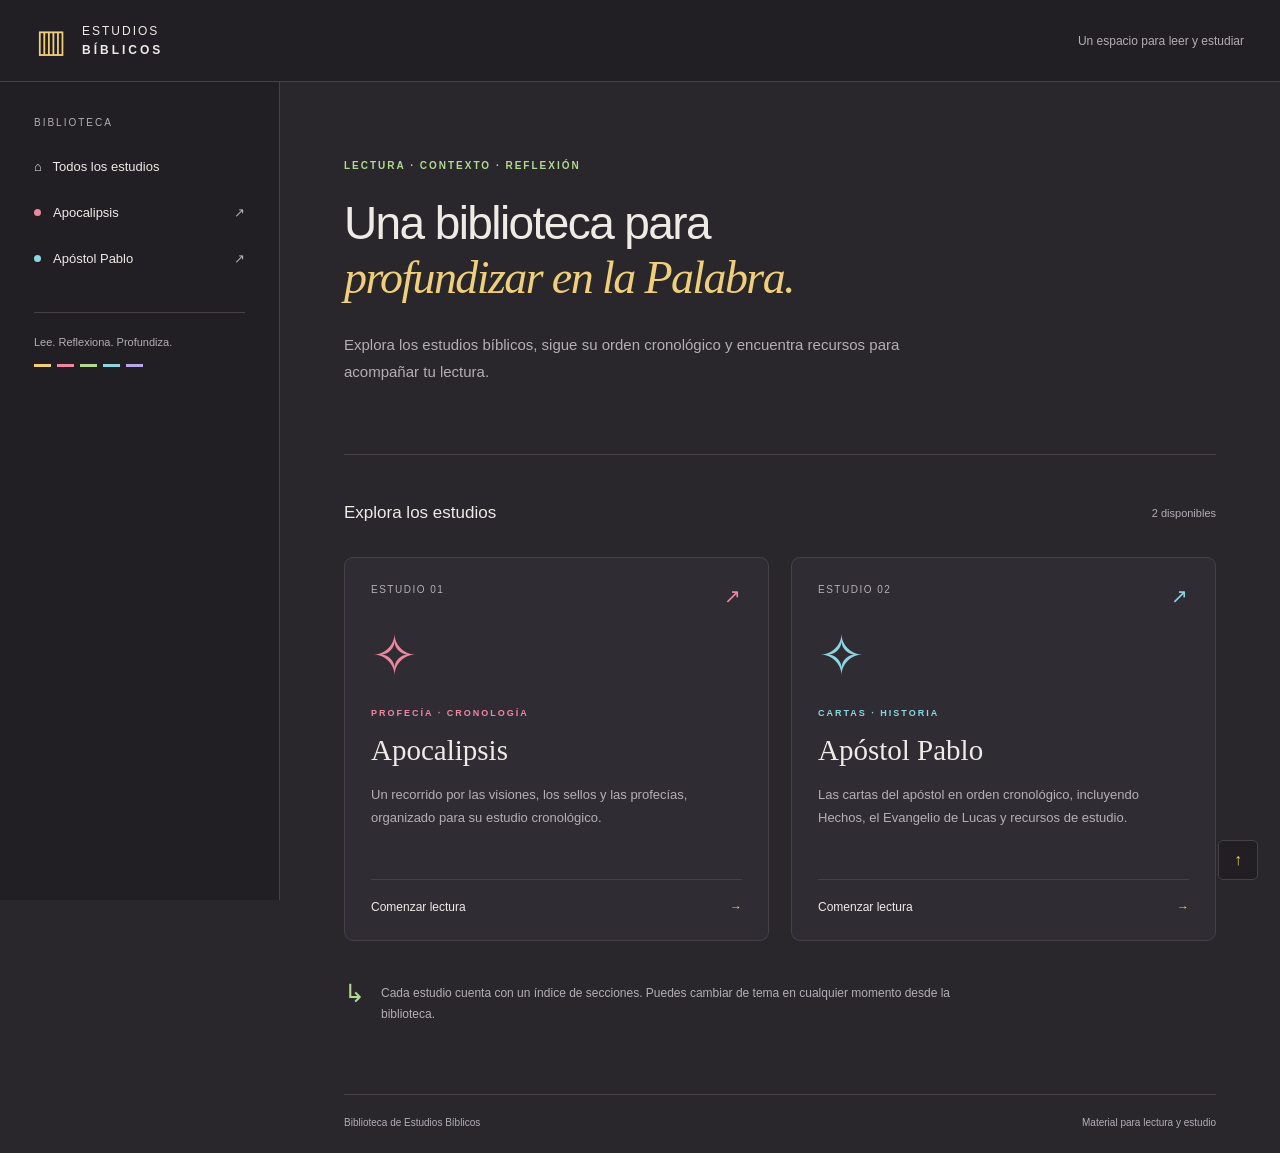
<file: index.html>
<!doctype html><html lang="es"><head><meta charset="utf-8"><meta name="viewport" content="width=device-width,initial-scale=1"><meta name="description" content="Biblioteca de estudios bíblicos: Biblioteca de estudios"><title>Biblioteca de estudios · Estudios Bíblicos</title><link rel="stylesheet" href="assets/estilos.css"><script src="assets/app.js" defer></script></head><body><a class="skip" href="#contenido">Saltar al contenido</a><header class="topbar"><a class="brand" href="index.html"><span class="book">▥</span><span>ESTUDIOS <b>BÍBLICOS</b></span></a><span class="top-note">Un espacio para leer y estudiar</span><button id="menu" aria-expanded="false" aria-controls="sidebar">☰ Índice</button></header><div class="layout"><aside id="sidebar"><div class="sidebar-title">BIBLIOTECA</div><nav aria-label="Estudios"><a class="study-link" href="index.html">⌂ &nbsp; Todos los estudios</a><a class="study-link " href="apocalipsis.html" ><span class="dot d0"></span>Apocalipsis<span class="arrow">↗</span></a><a class="study-link " href="pablo.html" ><span class="dot d1"></span>Apóstol Pablo<span class="arrow">↗</span></a></nav><div class="sidebar-foot">Lee. Reflexiona. Profundiza.<div class="palette"><i></i><i></i><i></i><i></i><i></i></div></div></aside><main id="contenido" tabindex="-1"><header class="home-header"><div class="eyebrow">LECTURA · CONTEXTO · REFLEXIÓN</div><h1>Una biblioteca para<br><em>profundizar en la Palabra.</em></h1><p>Explora los estudios bíblicos, sigue su orden cronológico y encuentra recursos para acompañar tu lectura.</p></header><div class="section-label"><h2>Explora los estudios</h2><span>2 disponibles</span></div><div class="cards"><a class="card card-0" href="apocalipsis.html"><div class="card-top"><span>ESTUDIO 01</span><span>↗</span></div><div class="card-symbol">✧</div><div class="eyebrow">PROFECÍA · CRONOLOGÍA</div><h2>Apocalipsis</h2><p>Un recorrido por las visiones, los sellos y las profecías, organizado para su estudio cronológico.</p><div class="card-bottom">Comenzar lectura <span>→</span></div></a><a class="card card-1" href="pablo.html"><div class="card-top"><span>ESTUDIO 02</span><span>↗</span></div><div class="card-symbol">✧</div><div class="eyebrow">CARTAS · HISTORIA</div><h2>Apóstol Pablo</h2><p>Las cartas del apóstol en orden cronológico, incluyendo Hechos, el Evangelio de Lucas y recursos de estudio.</p><div class="card-bottom">Comenzar lectura <span>→</span></div></a></div><div class="home-note"><span>↳</span><p>Cada estudio cuenta con un índice de secciones. Puedes cambiar de tema en cualquier momento desde la biblioteca.</p></div><footer>Biblioteca de Estudios Bíblicos <span>Material para lectura y estudio</span></footer></main></div><a class="back-top" href="#contenido" aria-label="Volver al inicio">↑</a></body></html>
</file>
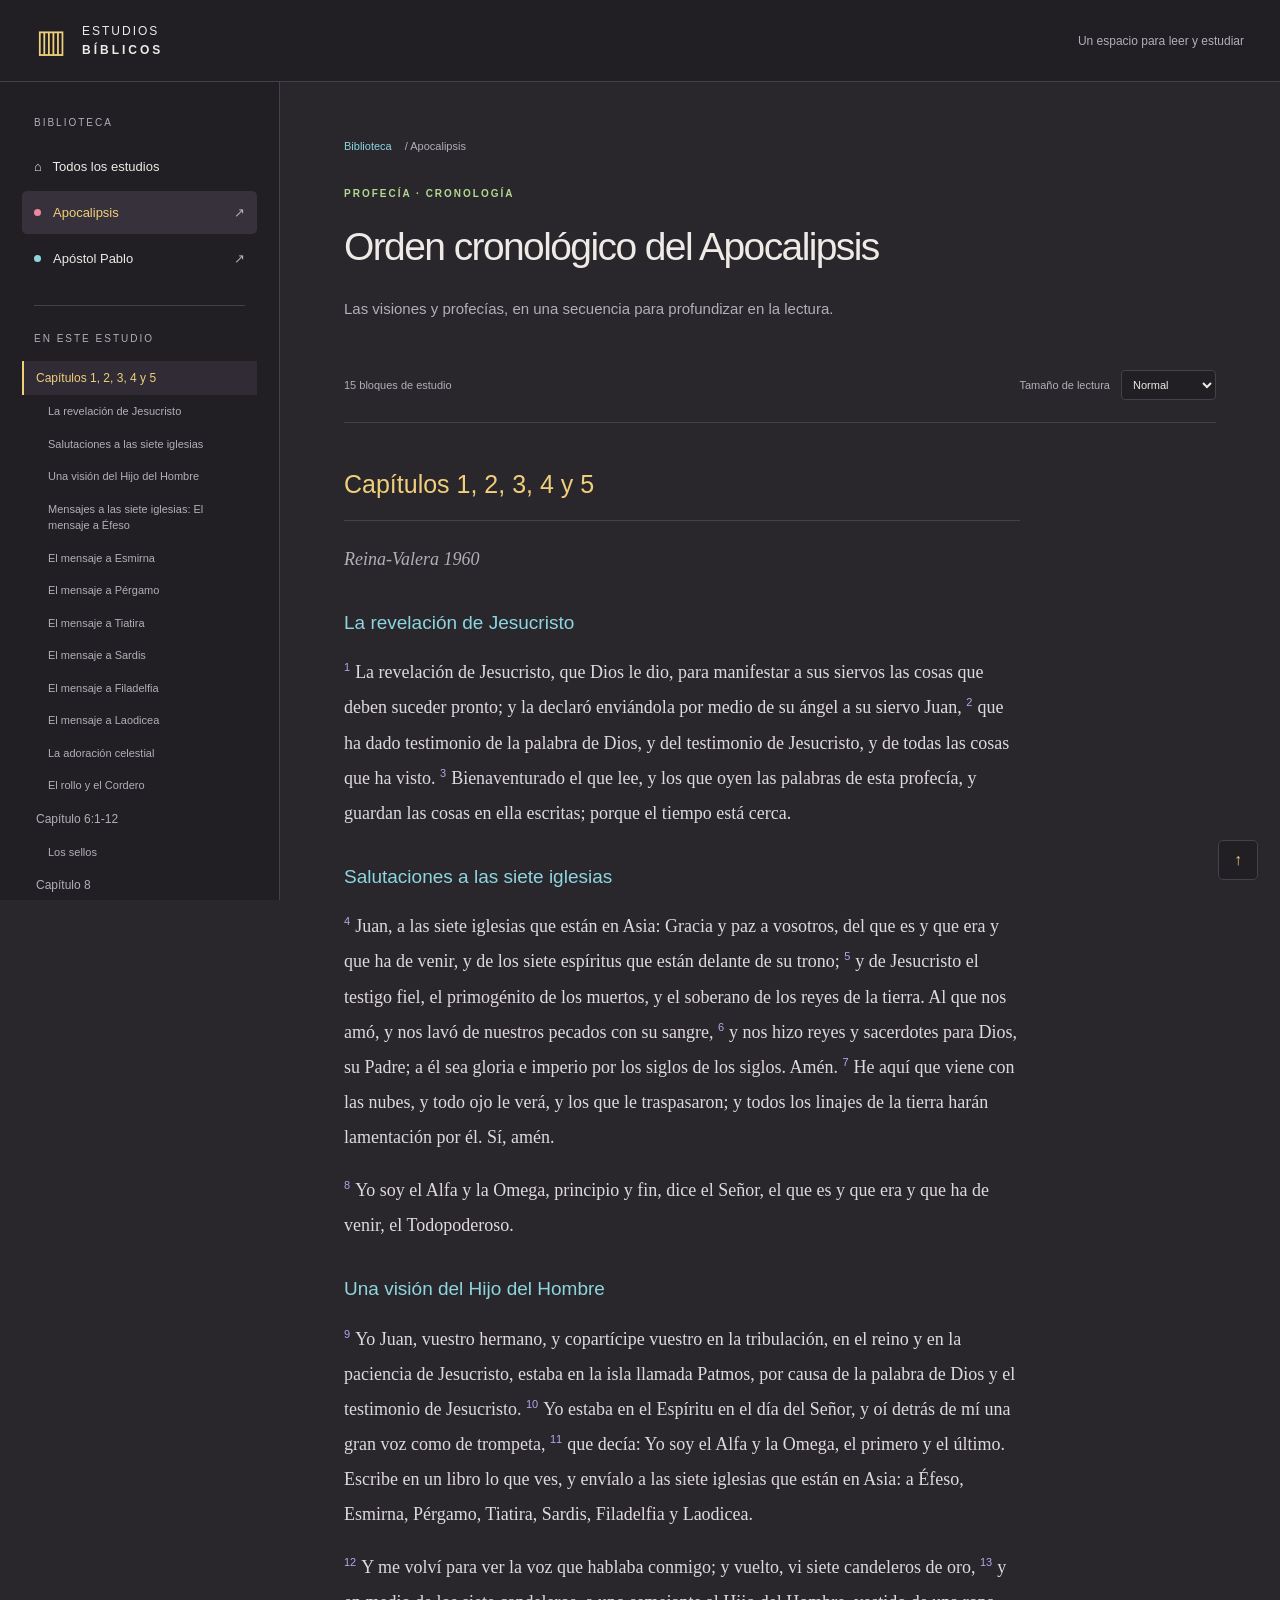
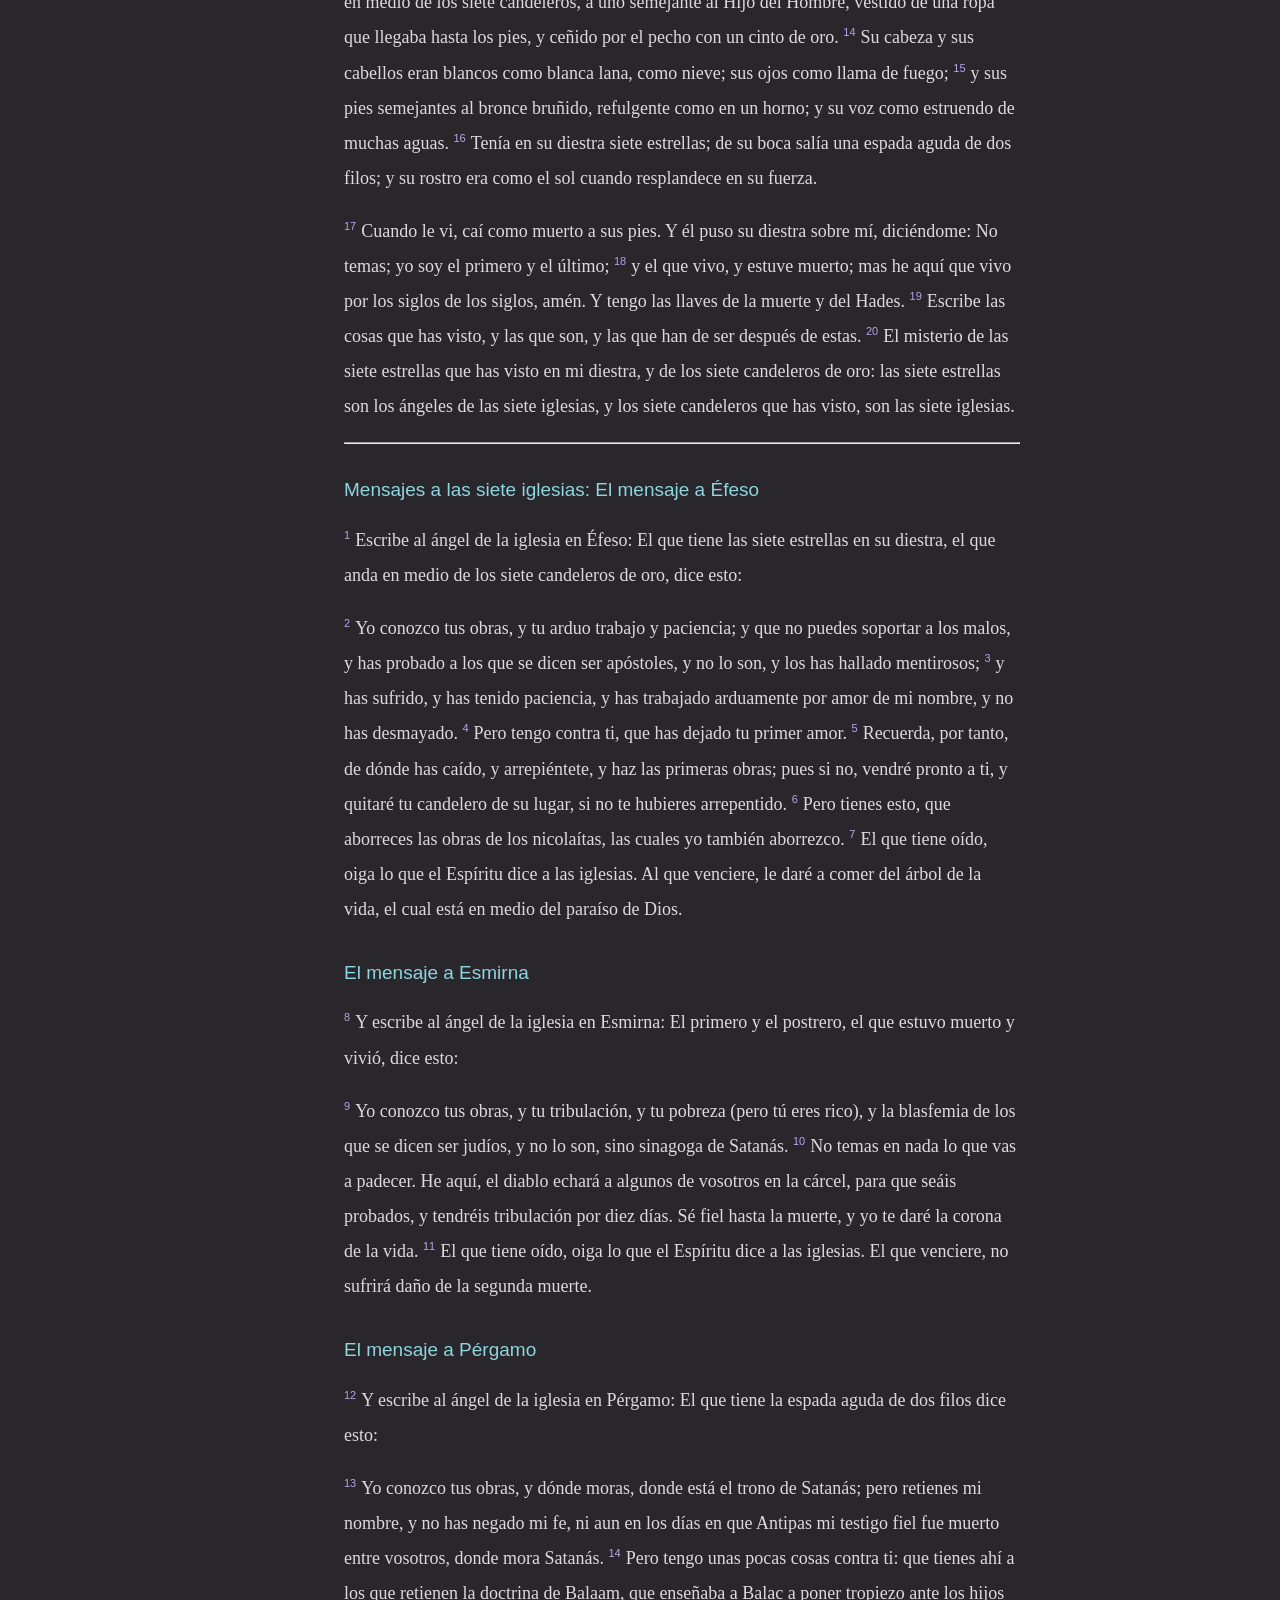
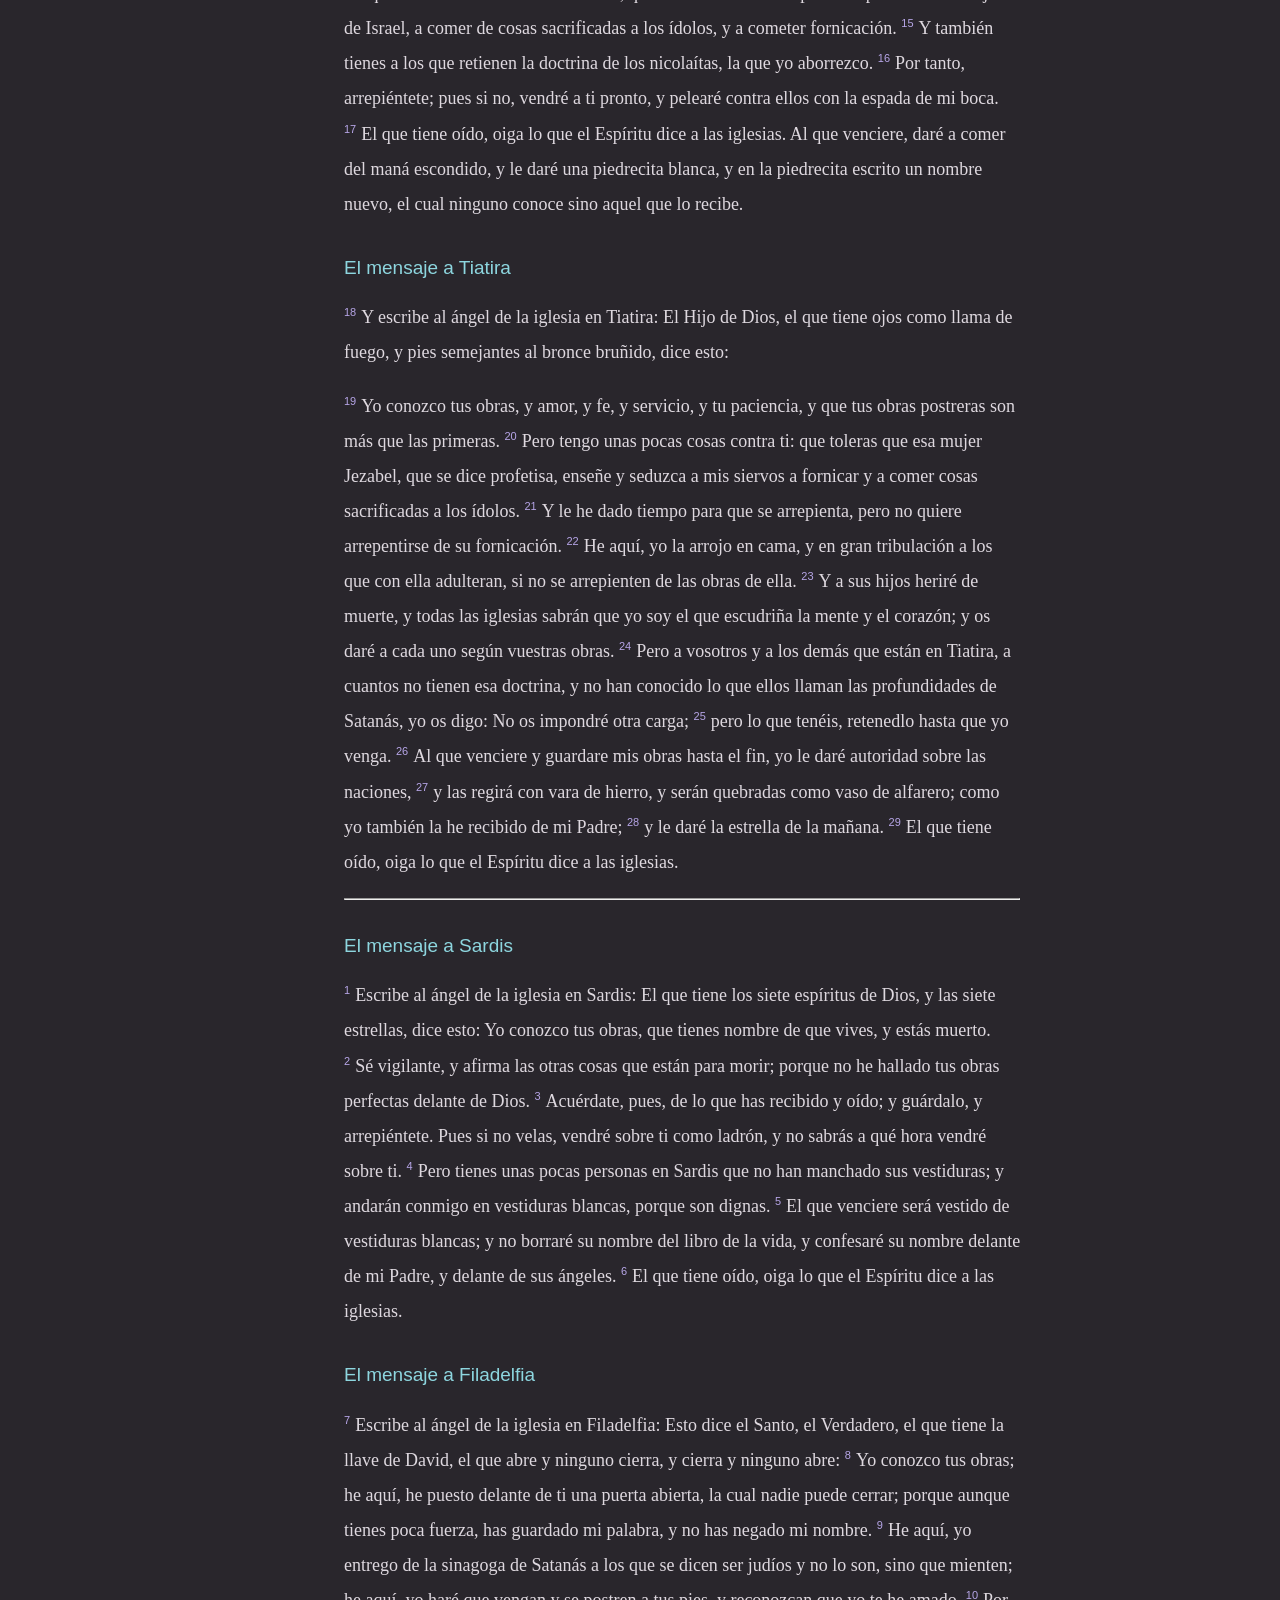
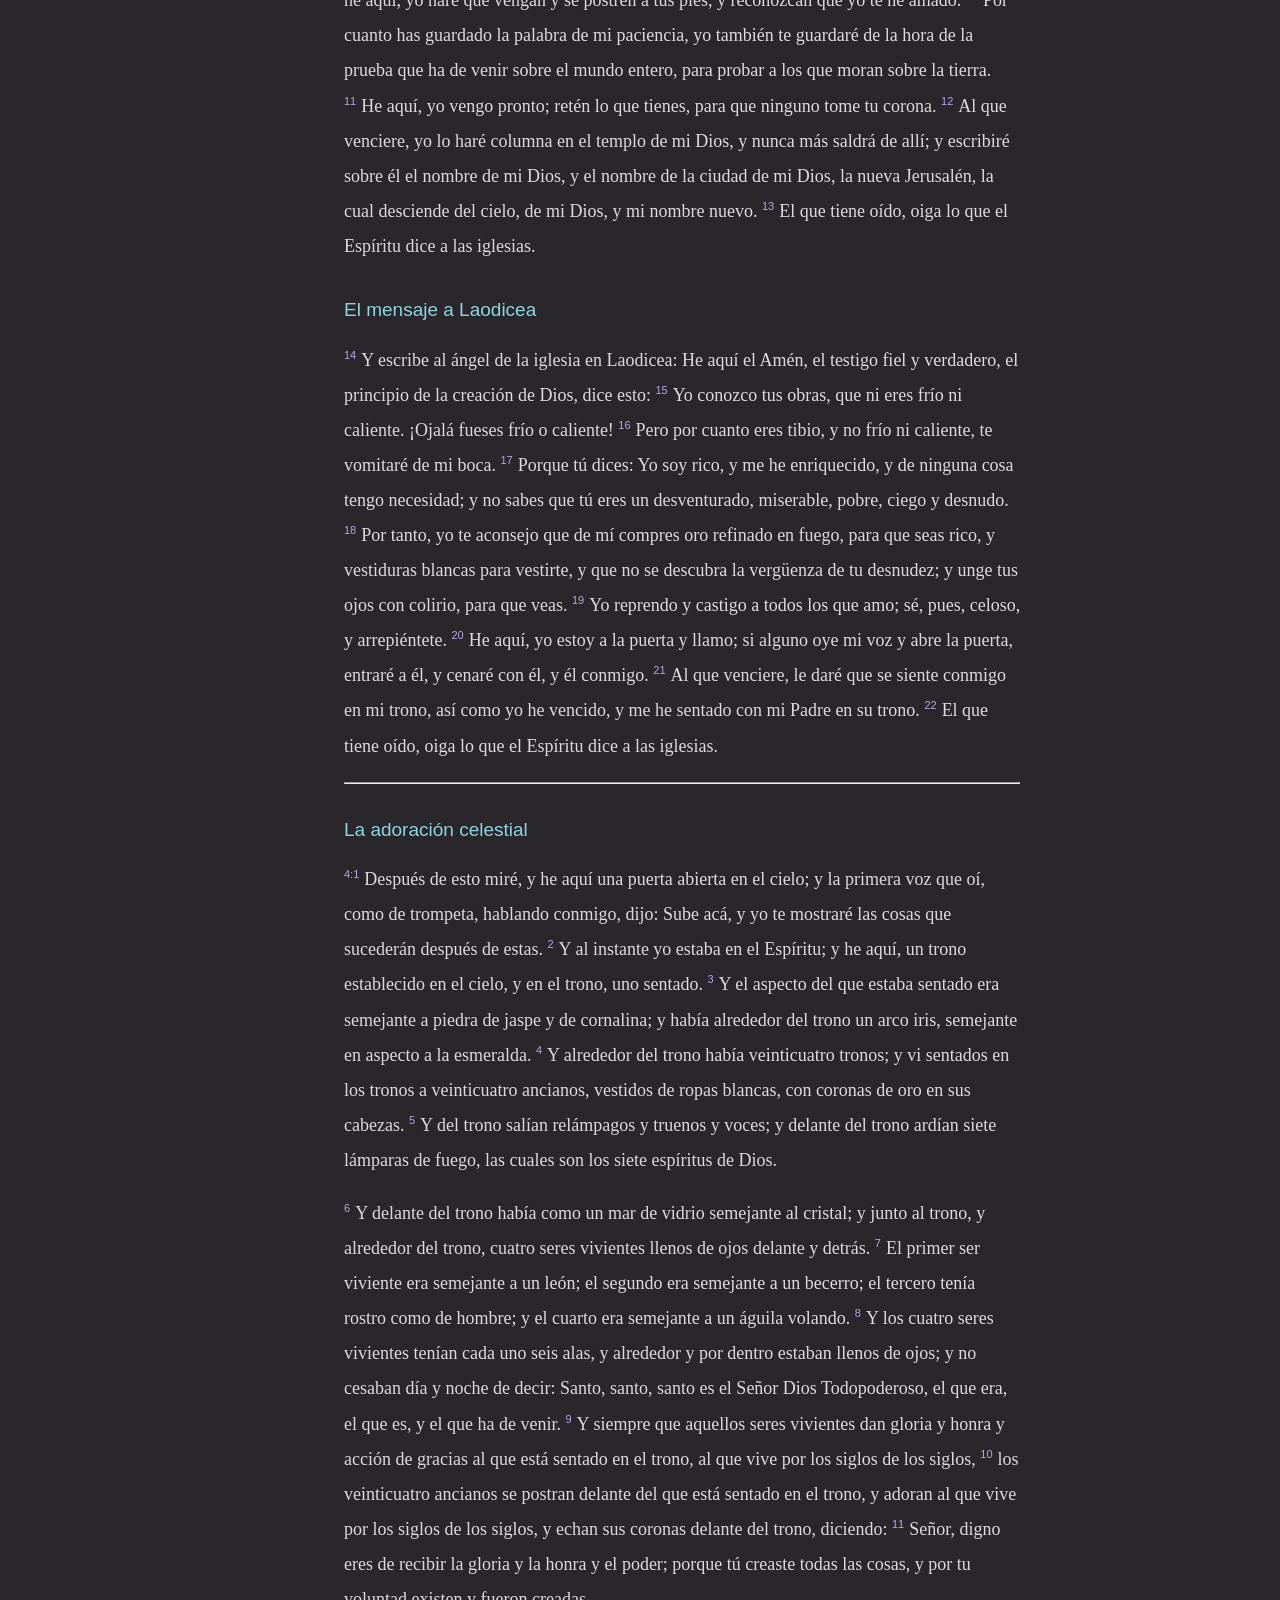
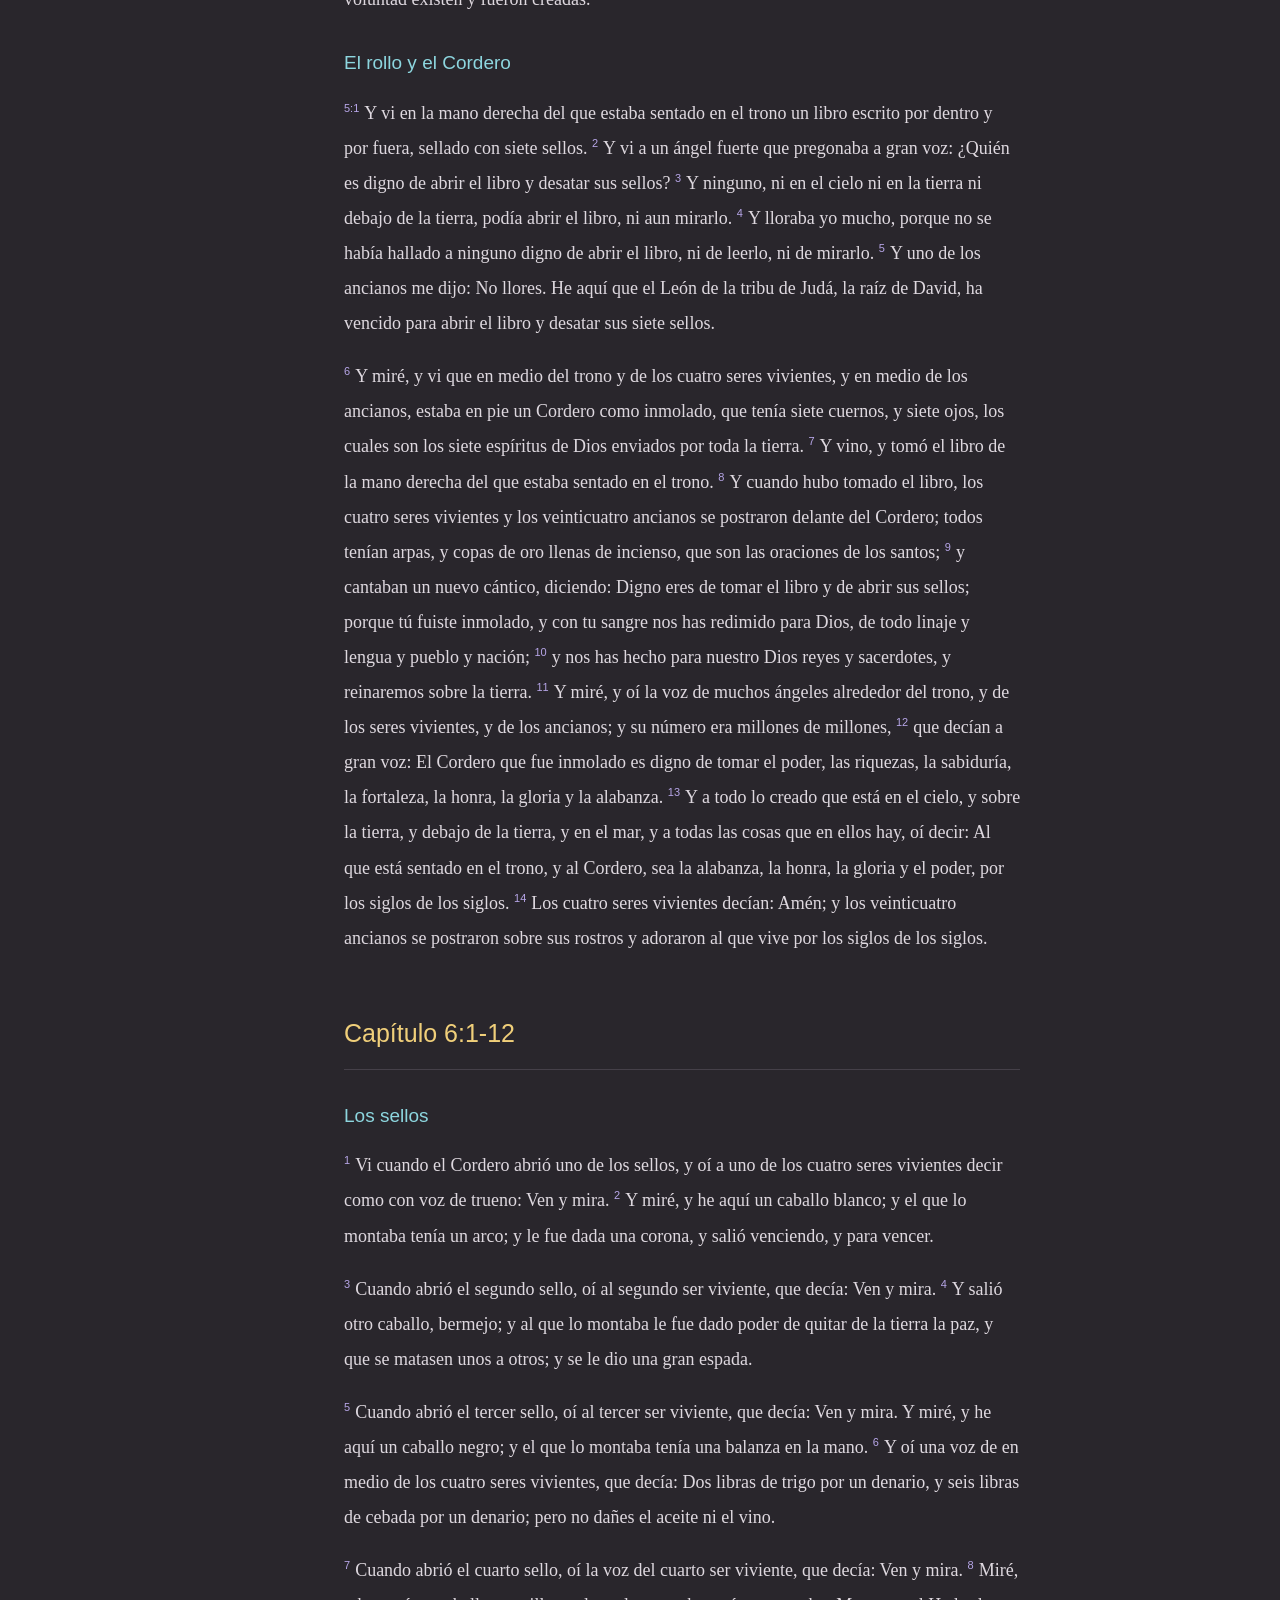
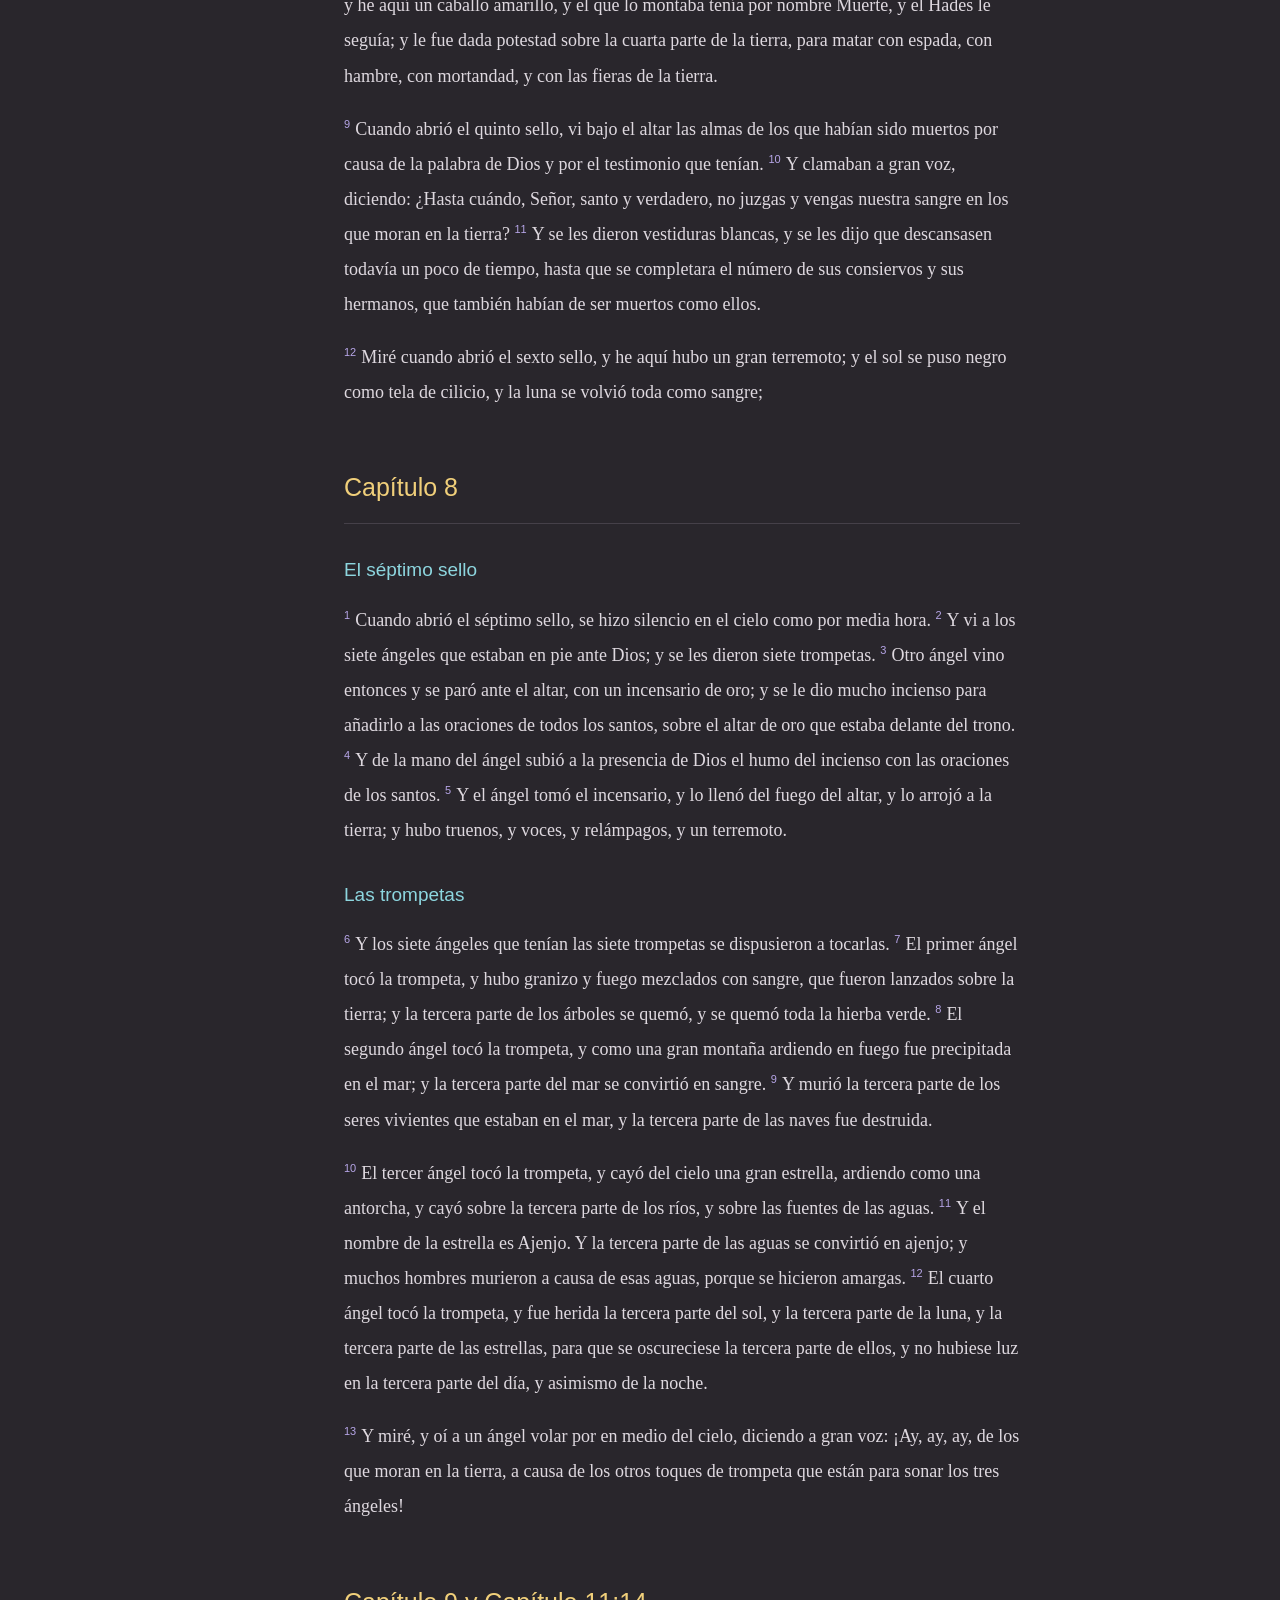
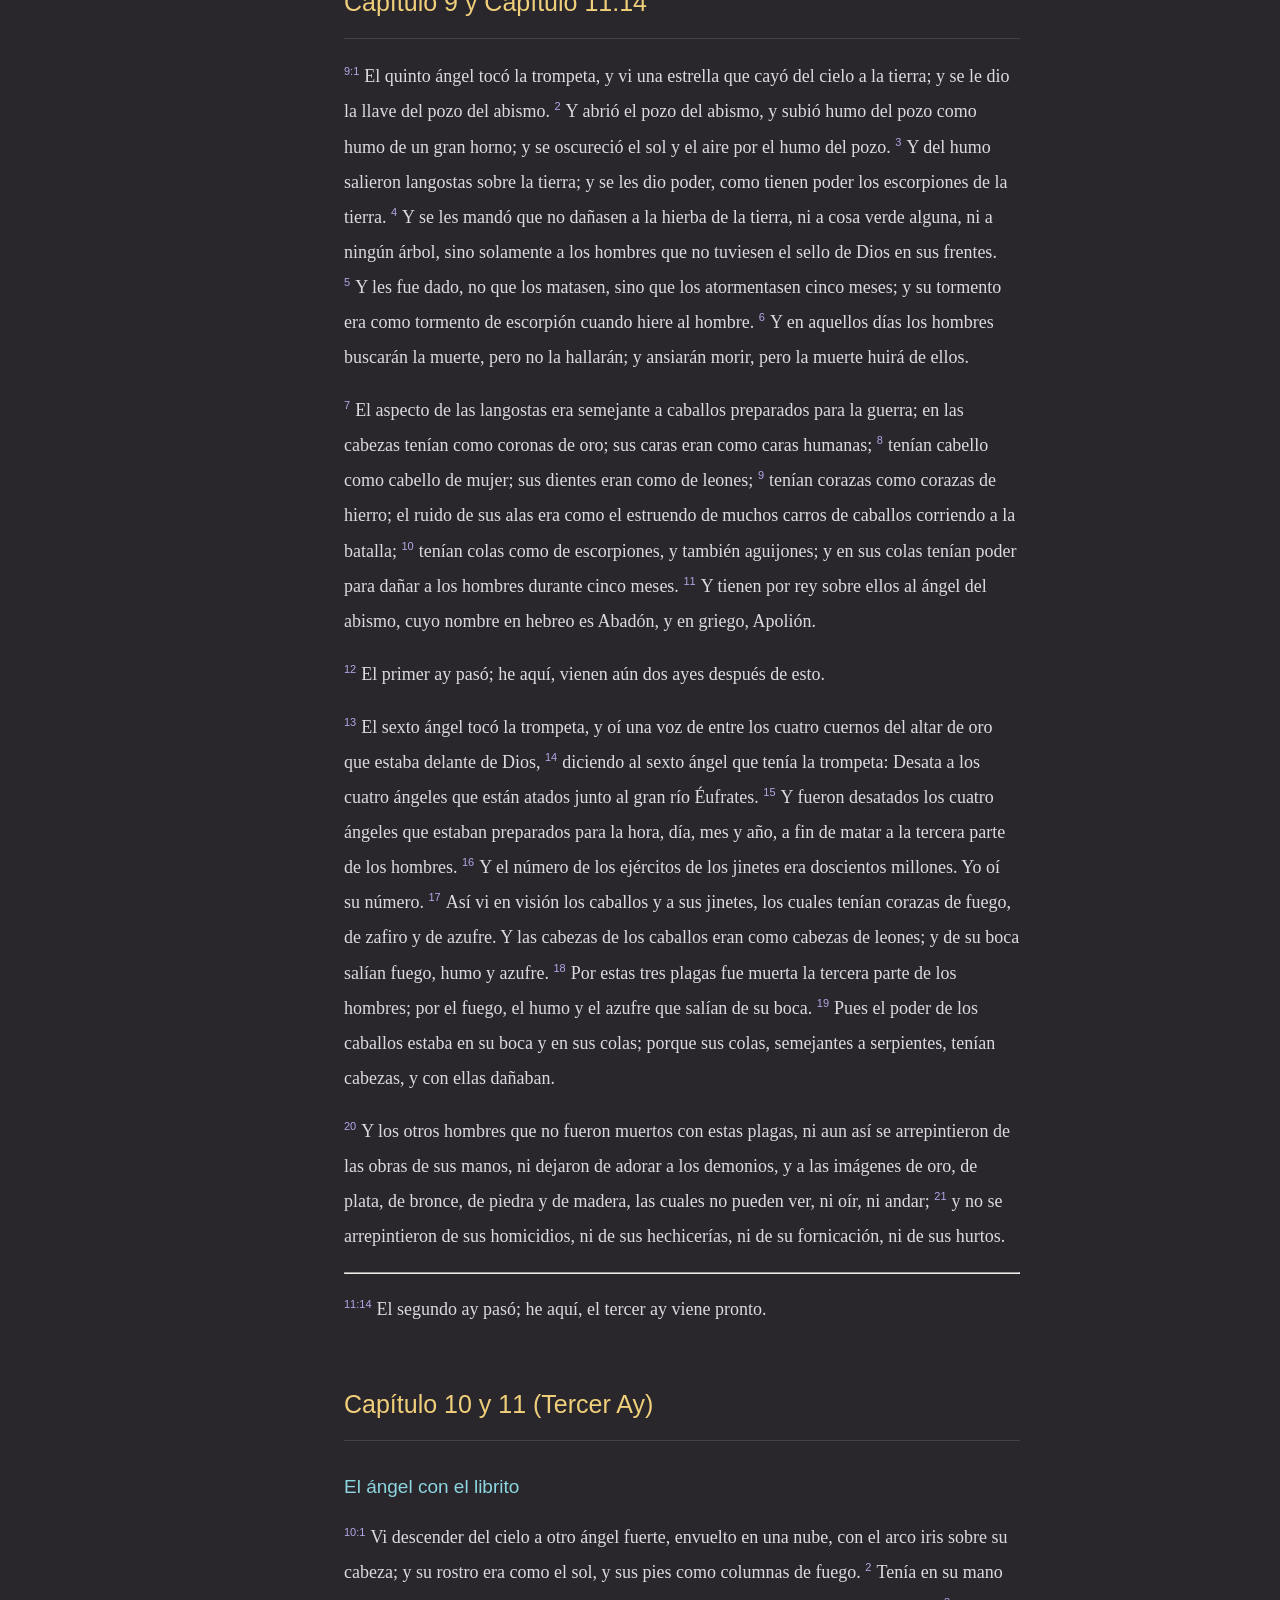
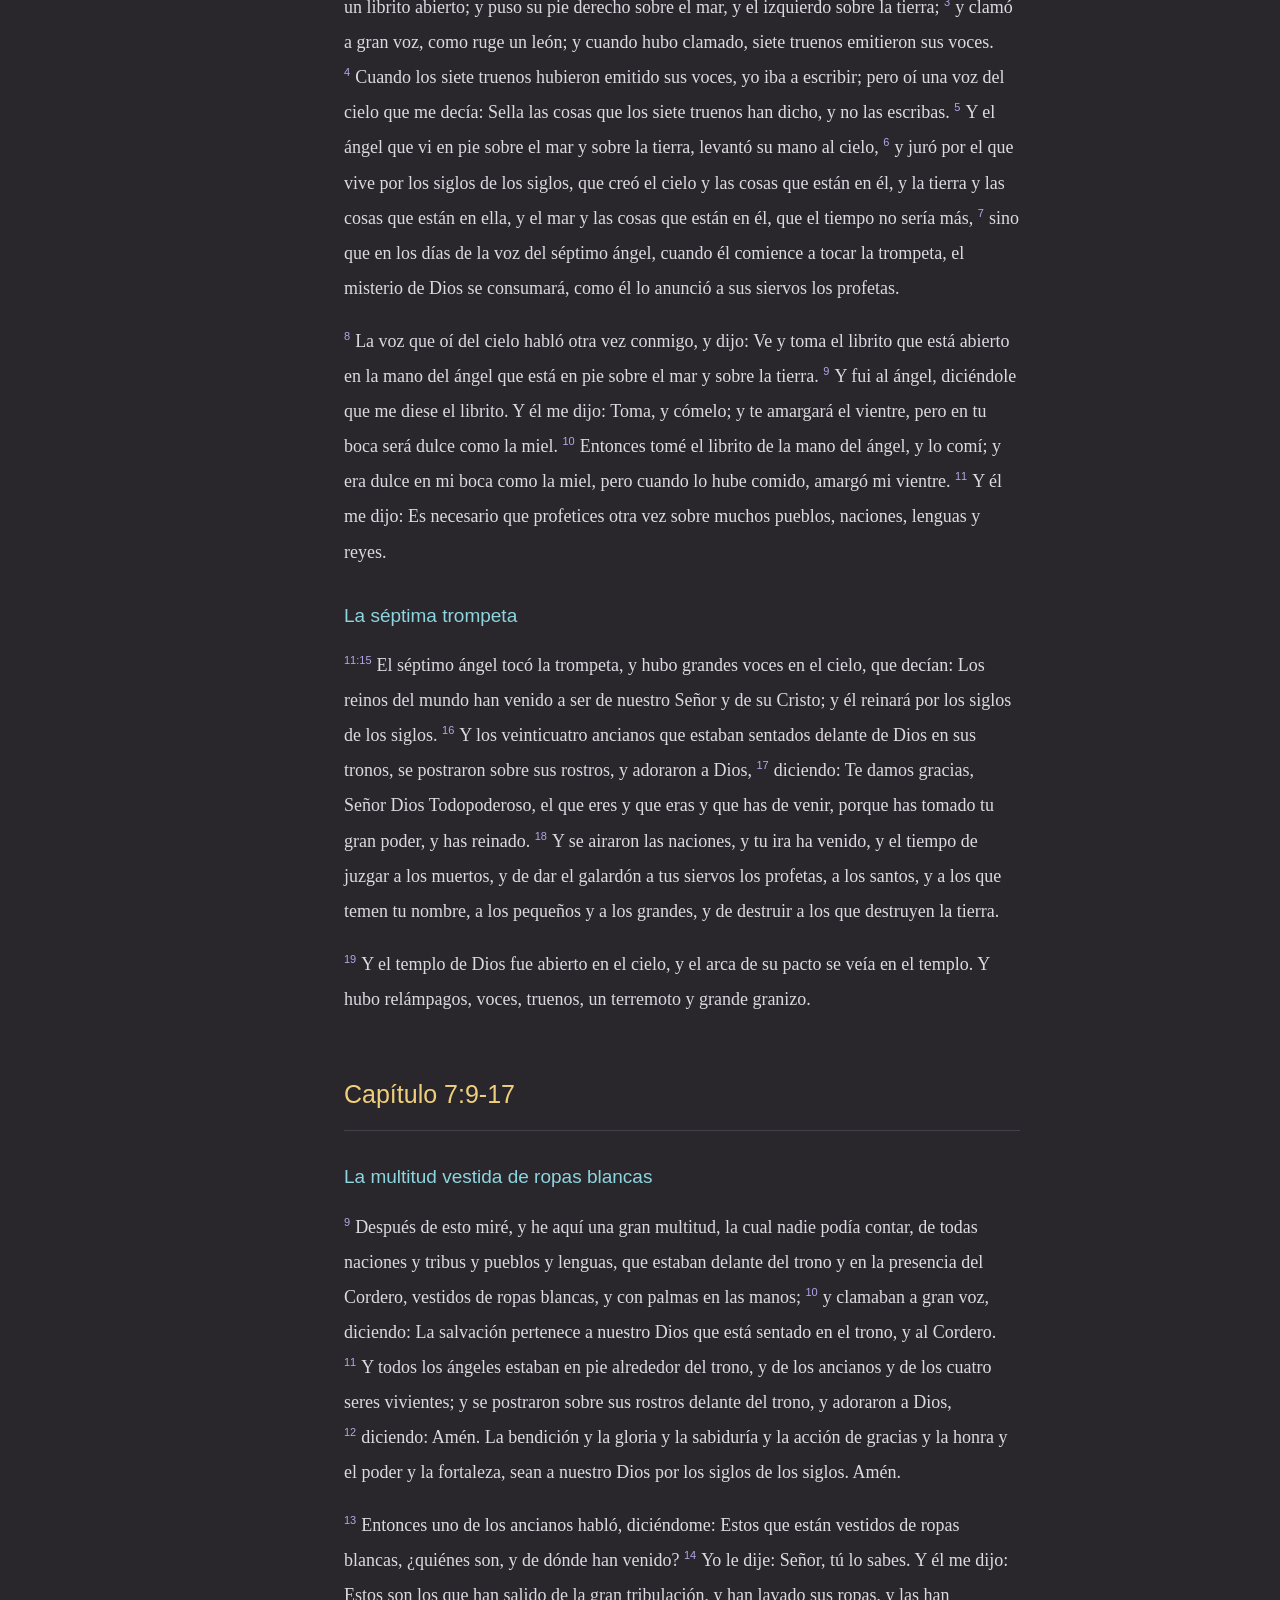
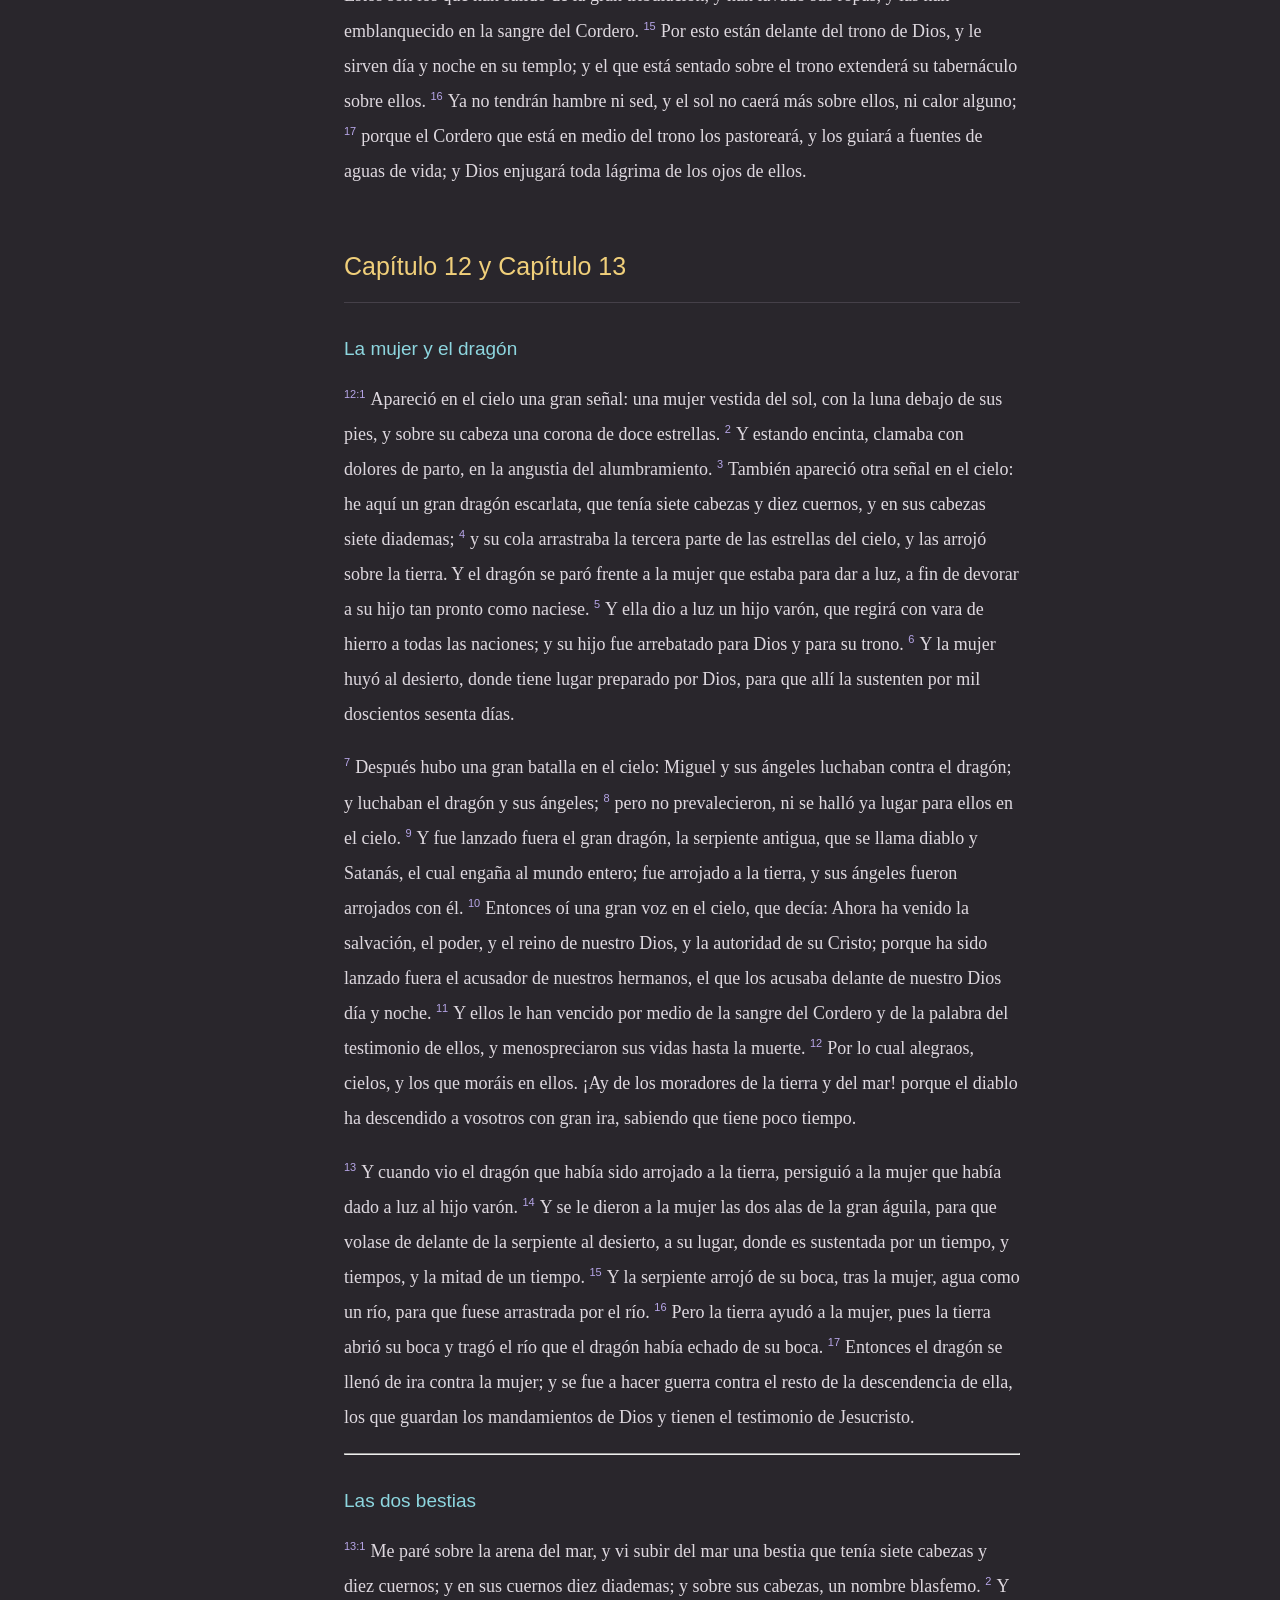
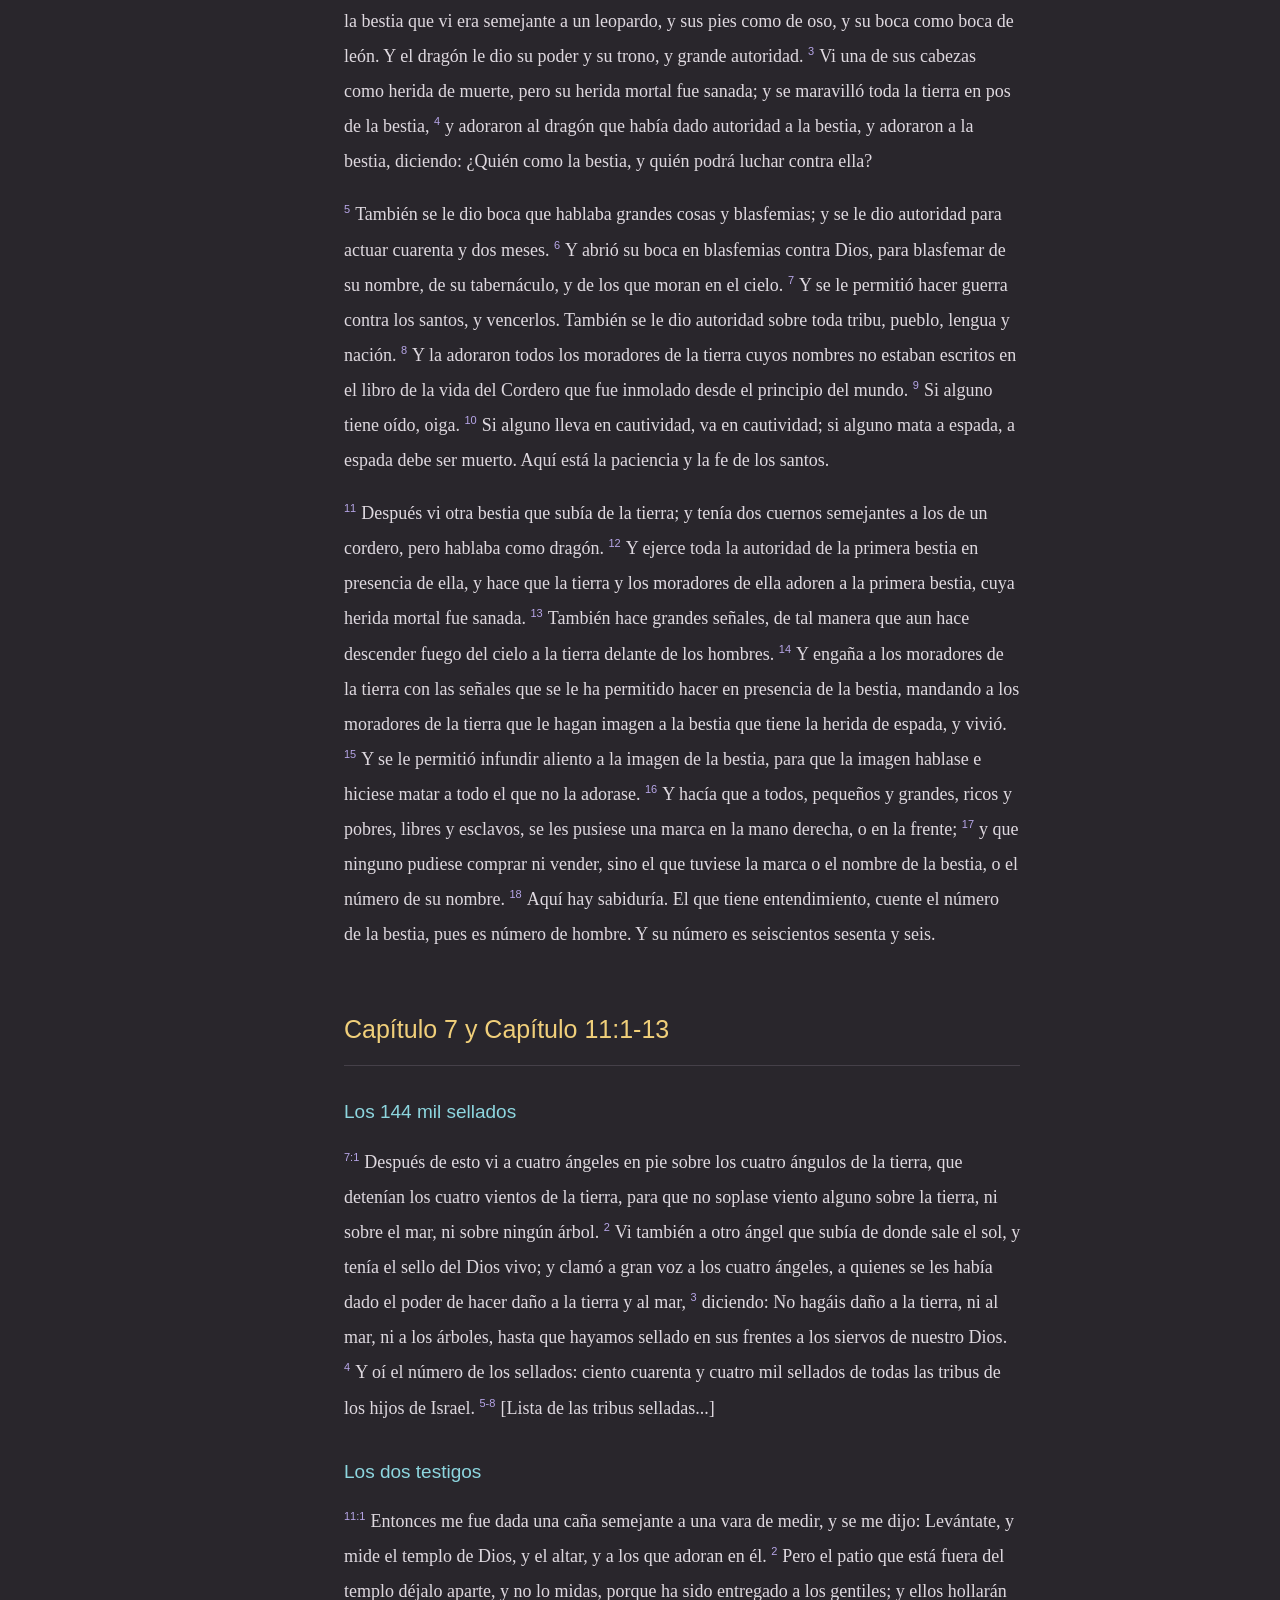
<file: apocalipsis.html>
<!doctype html><html lang="es"><head><meta charset="utf-8"><meta name="viewport" content="width=device-width,initial-scale=1"><meta name="description" content="Biblioteca de estudios bíblicos: Orden cronológico del Apocalipsis"><title>Orden cronológico del Apocalipsis · Estudios Bíblicos</title><link rel="stylesheet" href="assets/estilos.css"><script src="assets/app.js" defer></script></head><body><a class="skip" href="#contenido">Saltar al contenido</a><header class="topbar"><a class="brand" href="index.html"><span class="book">▥</span><span>ESTUDIOS <b>BÍBLICOS</b></span></a><span class="top-note">Un espacio para leer y estudiar</span><button id="menu" aria-expanded="false" aria-controls="sidebar">☰ Índice</button></header><div class="layout"><aside id="sidebar"><div class="sidebar-title">BIBLIOTECA</div><nav aria-label="Estudios"><a class="study-link" href="index.html">⌂ &nbsp; Todos los estudios</a><a class="study-link selected" href="apocalipsis.html" aria-current=page><span class="dot d0"></span>Apocalipsis<span class="arrow">↗</span></a><a class="study-link " href="pablo.html" ><span class="dot d1"></span>Apóstol Pablo<span class="arrow">↗</span></a></nav><div class="sidebar-title contents-title">EN ESTE ESTUDIO</div><nav aria-label="Índice del estudio"><ol class="toc"><li class="h2"><a href="#section-0">Capítulos 1, 2, 3, 4 y 5</a></li><li class="h3"><a href="#section-1">La revelación de Jesucristo</a></li><li class="h3"><a href="#section-2">Salutaciones a las siete iglesias</a></li><li class="h3"><a href="#section-3">Una visión del Hijo del Hombre</a></li><li class="h3"><a href="#section-4">Mensajes a las siete iglesias: El mensaje a Éfeso</a></li><li class="h3"><a href="#section-5">El mensaje a Esmirna</a></li><li class="h3"><a href="#section-6">El mensaje a Pérgamo</a></li><li class="h3"><a href="#section-7">El mensaje a Tiatira</a></li><li class="h3"><a href="#section-8">El mensaje a Sardis</a></li><li class="h3"><a href="#section-9">El mensaje a Filadelfia</a></li><li class="h3"><a href="#section-10">El mensaje a Laodicea</a></li><li class="h3"><a href="#section-11">La adoración celestial</a></li><li class="h3"><a href="#section-12">El rollo y el Cordero</a></li><li class="h2"><a href="#section-13">Capítulo 6:1-12</a></li><li class="h3"><a href="#section-14">Los sellos</a></li><li class="h2"><a href="#section-15">Capítulo 8</a></li><li class="h3"><a href="#section-16">El séptimo sello</a></li><li class="h3"><a href="#section-17">Las trompetas</a></li><li class="h2"><a href="#section-18">Capítulo 9 y Capítulo 11:14</a></li><li class="h2"><a href="#section-19">Capítulo 10 y 11 (Tercer Ay)</a></li><li class="h3"><a href="#section-20">El ángel con el librito</a></li><li class="h3"><a href="#section-21">La séptima trompeta</a></li><li class="h2"><a href="#section-22">Capítulo 7:9-17</a></li><li class="h3"><a href="#section-23">La multitud vestida de ropas blancas</a></li><li class="h2"><a href="#section-24">Capítulo 12 y Capítulo 13</a></li><li class="h3"><a href="#section-25">La mujer y el dragón</a></li><li class="h3"><a href="#section-26">Las dos bestias</a></li><li class="h2"><a href="#section-27">Capítulo 7 y Capítulo 11:1-13</a></li><li class="h3"><a href="#section-28">Los 144 mil sellados</a></li><li class="h3"><a href="#section-29">Los dos testigos</a></li><li class="h2"><a href="#section-30">Capítulo 14 y 15</a></li><li class="h3"><a href="#section-31">El cántico de los 144 mil</a></li><li class="h3"><a href="#section-32">El mensaje de los tres ángeles</a></li><li class="h3"><a href="#section-33">La tierra es segada</a></li><li class="h3"><a href="#section-34">Los ángeles con las siete postreras plagas</a></li><li class="h2"><a href="#section-35">Capítulo 17 y Capítulo 16:1-16</a></li><li class="h3"><a href="#section-36">Condenación de la gran ramera</a></li><li class="h3"><a href="#section-37">Las copas de ira</a></li><li class="h2"><a href="#section-38">Capítulo 18 y 16:17-21</a></li><li class="h3"><a href="#section-39">La caída de Babilonia</a></li><li class="h2"><a href="#section-40">Capítulo 19 y 6:12-17</a></li><li class="h3"><a href="#section-41">Alabanzas en el cielo</a></li><li class="h2"><a href="#section-42">Capítulo 19 y 20</a></li><li class="h3"><a href="#section-43">El jinete del caballo blanco</a></li><li class="h3"><a href="#section-44">Los mil años</a></li><li class="h3"><a href="#section-45">Juicio Final</a></li><li class="h2"><a href="#section-46">Capítulo 21</a></li><li class="h3"><a href="#section-47">Cielo nuevo y tierra nueva</a></li><li class="h3"><a href="#section-48">La nueva Jerusalén</a></li><li class="h2"><a href="#section-49">Capítulo 19:7-10 y Capítulo 22</a></li><li class="h3"><a href="#section-50">La cena de las bodas del Cordero</a></li><li class="h3"><a href="#section-51">La venida de Cristo está cerca</a></li></ol></nav><div class="sidebar-foot">Lee. Reflexiona. Profundiza.<div class="palette"><i></i><i></i><i></i><i></i><i></i></div></div></aside><main id="contenido" tabindex="-1"><div class="breadcrumb"><a href="index.html">Biblioteca</a> / Apocalipsis</div><header class="reading-header"><div class="eyebrow">PROFECÍA · CRONOLOGÍA</div><h1>Orden cronológico del Apocalipsis</h1><p>Las visiones y profecías, en una secuencia para profundizar en la lectura.</p><div class="reading-tools"><span>15 bloques de estudio</span><label>Tamaño de lectura <select id="font-size"><option value="18">Normal</option><option value="20">Grande</option><option value="22">Muy grande</option></select></label></div></header><article class="article">
                
                

                <section>
                    <h2 id="section-0">Capítulos 1, 2, 3, 4 y 5</h2>
                    
                    <p><em>Reina-Valera 1960</em></p>

                    <h3 id="section-1">La revelación de Jesucristo</h3>
                    <p>
                        <span class="verse-num">1</span>La revelación de Jesucristo, que Dios le dio, para manifestar a sus siervos las cosas que deben suceder pronto; y la declaró enviándola por medio de su ángel a su siervo Juan, 
                        <span class="verse-num">2</span>que ha dado testimonio de la palabra de Dios, y del testimonio de Jesucristo, y de todas las cosas que ha visto. 
                        <span class="verse-num">3</span>Bienaventurado el que lee, y los que oyen las palabras de esta profecía, y guardan las cosas en ella escritas; porque el tiempo está cerca.
                    </p>

                    <h3 id="section-2">Salutaciones a las siete iglesias</h3>
                    <p>
                        <span class="verse-num">4</span>Juan, a las siete iglesias que están en Asia: Gracia y paz a vosotros, del que es y que era y que ha de venir, y de los siete espíritus que están delante de su trono; 
                        <span class="verse-num">5</span>y de Jesucristo el testigo fiel, el primogénito de los muertos, y el soberano de los reyes de la tierra. Al que nos amó, y nos lavó de nuestros pecados con su sangre, 
                        <span class="verse-num">6</span>y nos hizo reyes y sacerdotes para Dios, su Padre; a él sea gloria e imperio por los siglos de los siglos. Amén. 
                        <span class="verse-num">7</span>He aquí que viene con las nubes, y todo ojo le verá, y los que le traspasaron; y todos los linajes de la tierra harán lamentación por él. Sí, amén.
                    </p>
                    <p>
                        <span class="verse-num">8</span>Yo soy el Alfa y la Omega, principio y fin, dice el Señor, el que es y que era y que ha de venir, el Todopoderoso.
                    </p>

                    <h3 id="section-3">Una visión del Hijo del Hombre</h3>
                    <p>
                        <span class="verse-num">9</span>Yo Juan, vuestro hermano, y copartícipe vuestro en la tribulación, en el reino y en la paciencia de Jesucristo, estaba en la isla llamada Patmos, por causa de la palabra de Dios y el testimonio de Jesucristo. 
                        <span class="verse-num">10</span>Yo estaba en el Espíritu en el día del Señor, y oí detrás de mí una gran voz como de trompeta, 
                        <span class="verse-num">11</span>que decía: Yo soy el Alfa y la Omega, el primero y el último. Escribe en un libro lo que ves, y envíalo a las siete iglesias que están en Asia: a Éfeso, Esmirna, Pérgamo, Tiatira, Sardis, Filadelfia y Laodicea.
                    </p>
                    <p>
                        <span class="verse-num">12</span>Y me volví para ver la voz que hablaba conmigo; y vuelto, vi siete candeleros de oro, 
                        <span class="verse-num">13</span>y en medio de los siete candeleros, a uno semejante al Hijo del Hombre, vestido de una ropa que llegaba hasta los pies, y ceñido por el pecho con un cinto de oro. 
                        <span class="verse-num">14</span>Su cabeza y sus cabellos eran blancos como blanca lana, como nieve; sus ojos como llama de fuego; 
                        <span class="verse-num">15</span>y sus pies semejantes al bronce bruñido, refulgente como en un horno; y su voz como estruendo de muchas aguas. 
                        <span class="verse-num">16</span>Tenía en su diestra siete estrellas; de su boca salía una espada aguda de dos filos; y su rostro era como el sol cuando resplandece en su fuerza.
                    </p>
                    <p>
                        <span class="verse-num">17</span>Cuando le vi, caí como muerto a sus pies. Y él puso su diestra sobre mí, diciéndome: No temas; yo soy el primero y el último; 
                        <span class="verse-num">18</span>y el que vivo, y estuve muerto; mas he aquí que vivo por los siglos de los siglos, amén. Y tengo las llaves de la muerte y del Hades. 
                        <span class="verse-num">19</span>Escribe las cosas que has visto, y las que son, y las que han de ser después de estas. 
                        <span class="verse-num">20</span>El misterio de las siete estrellas que has visto en mi diestra, y de los siete candeleros de oro: las siete estrellas son los ángeles de las siete iglesias, y los siete candeleros que has visto, son las siete iglesias.
                    </p>

                    <hr>

                    <h3 id="section-4">Mensajes a las siete iglesias: El mensaje a Éfeso</h3>
                    <p>
                        <span class="verse-num">1</span>Escribe al ángel de la iglesia en Éfeso: El que tiene las siete estrellas en su diestra, el que anda en medio de los siete candeleros de oro, dice esto:
                    </p>
                    <p>
                        <span class="verse-num">2</span>Yo conozco tus obras, y tu arduo trabajo y paciencia; y que no puedes soportar a los malos, y has probado a los que se dicen ser apóstoles, y no lo son, y los has hallado mentirosos; 
                        <span class="verse-num">3</span>y has sufrido, y has tenido paciencia, y has trabajado arduamente por amor de mi nombre, y no has desmayado. 
                        <span class="verse-num">4</span>Pero tengo contra ti, que has dejado tu primer amor. 
                        <span class="verse-num">5</span>Recuerda, por tanto, de dónde has caído, y arrepiéntete, y haz las primeras obras; pues si no, vendré pronto a ti, y quitaré tu candelero de su lugar, si no te hubieres arrepentido. 
                        <span class="verse-num">6</span>Pero tienes esto, que aborreces las obras de los nicolaítas, las cuales yo también aborrezco. 
                        <span class="verse-num">7</span>El que tiene oído, oiga lo que el Espíritu dice a las iglesias. Al que venciere, le daré a comer del árbol de la vida, el cual está en medio del paraíso de Dios.
                    </p>

                    <h3 id="section-5">El mensaje a Esmirna</h3>
                    <p>
                        <span class="verse-num">8</span>Y escribe al ángel de la iglesia en Esmirna: El primero y el postrero, el que estuvo muerto y vivió, dice esto:
                    </p>
                    <p>
                        <span class="verse-num">9</span>Yo conozco tus obras, y tu tribulación, y tu pobreza (pero tú eres rico), y la blasfemia de los que se dicen ser judíos, y no lo son, sino sinagoga de Satanás. 
                        <span class="verse-num">10</span>No temas en nada lo que vas a padecer. He aquí, el diablo echará a algunos de vosotros en la cárcel, para que seáis probados, y tendréis tribulación por diez días. Sé fiel hasta la muerte, y yo te daré la corona de la vida. 
                        <span class="verse-num">11</span>El que tiene oído, oiga lo que el Espíritu dice a las iglesias. El que venciere, no sufrirá daño de la segunda muerte.
                    </p>

                    <h3 id="section-6">El mensaje a Pérgamo</h3>
                    <p>
                        <span class="verse-num">12</span>Y escribe al ángel de la iglesia en Pérgamo: El que tiene la espada aguda de dos filos dice esto:
                    </p>
                    <p>
                        <span class="verse-num">13</span>Yo conozco tus obras, y dónde moras, donde está el trono de Satanás; pero retienes mi nombre, y no has negado mi fe, ni aun en los días en que Antipas mi testigo fiel fue muerto entre vosotros, donde mora Satanás. 
                        <span class="verse-num">14</span>Pero tengo unas pocas cosas contra ti: que tienes ahí a los que retienen la doctrina de Balaam, que enseñaba a Balac a poner tropiezo ante los hijos de Israel, a comer de cosas sacrificadas a los ídolos, y a cometer fornicación. 
                        <span class="verse-num">15</span>Y también tienes a los que retienen la doctrina de los nicolaítas, la que yo aborrezco. 
                        <span class="verse-num">16</span>Por tanto, arrepiéntete; pues si no, vendré a ti pronto, y pelearé contra ellos con la espada de mi boca. 
                        <span class="verse-num">17</span>El que tiene oído, oiga lo que el Espíritu dice a las iglesias. Al que venciere, daré a comer del maná escondido, y le daré una piedrecita blanca, y en la piedrecita escrito un nombre nuevo, el cual ninguno conoce sino aquel que lo recibe.
                    </p>

                    <h3 id="section-7">El mensaje a Tiatira</h3>
                    <p>
                        <span class="verse-num">18</span>Y escribe al ángel de la iglesia en Tiatira: El Hijo de Dios, el que tiene ojos como llama de fuego, y pies semejantes al bronce bruñido, dice esto:
                    </p>
                    <p>
                        <span class="verse-num">19</span>Yo conozco tus obras, y amor, y fe, y servicio, y tu paciencia, y que tus obras postreras son más que las primeras. 
                        <span class="verse-num">20</span>Pero tengo unas pocas cosas contra ti: que toleras que esa mujer Jezabel, que se dice profetisa, enseñe y seduzca a mis siervos a fornicar y a comer cosas sacrificadas a los ídolos. 
                        <span class="verse-num">21</span>Y le he dado tiempo para que se arrepienta, pero no quiere arrepentirse de su fornicación. 
                        <span class="verse-num">22</span>He aquí, yo la arrojo en cama, y en gran tribulación a los que con ella adulteran, si no se arrepienten de las obras de ella. 
                        <span class="verse-num">23</span>Y a sus hijos heriré de muerte, y todas las iglesias sabrán que yo soy el que escudriña la mente y el corazón; y os daré a cada uno según vuestras obras. 
                        <span class="verse-num">24</span>Pero a vosotros y a los demás que están en Tiatira, a cuantos no tienen esa doctrina, y no han conocido lo que ellos llaman las profundidades de Satanás, yo os digo: No os impondré otra carga; 
                        <span class="verse-num">25</span>pero lo que tenéis, retenedlo hasta que yo venga. 
                        <span class="verse-num">26</span>Al que venciere y guardare mis obras hasta el fin, yo le daré autoridad sobre las naciones, 
                        <span class="verse-num">27</span>y las regirá con vara de hierro, y serán quebradas como vaso de alfarero; como yo también la he recibido de mi Padre; 
                        <span class="verse-num">28</span>y le daré la estrella de la mañana. 
                        <span class="verse-num">29</span>El que tiene oído, oiga lo que el Espíritu dice a las iglesias.
                    </p>

                    <hr>

                    <h3 id="section-8">El mensaje a Sardis</h3>
                    <p>
                        <span class="verse-num">1</span>Escribe al ángel de la iglesia en Sardis: El que tiene los siete espíritus de Dios, y las siete estrellas, dice esto:
                        Yo conozco tus obras, que tienes nombre de que vives, y estás muerto. <span class="verse-num">2</span>Sé vigilante, y afirma las otras cosas que están para morir; porque no he hallado tus obras perfectas delante de Dios. <span class="verse-num">3</span>Acuérdate, pues, de lo que has recibido y oído; y guárdalo, y arrepiéntete. Pues si no velas, vendré sobre ti como ladrón, y no sabrás a qué hora vendré sobre ti. <span class="verse-num">4</span>Pero tienes unas pocas personas en Sardis que no han manchado sus vestiduras; y andarán conmigo en vestiduras blancas, porque son dignas. <span class="verse-num">5</span>El que venciere será vestido de vestiduras blancas; y no borraré su nombre del libro de la vida, y confesaré su nombre delante de mi Padre, y delante de sus ángeles. <span class="verse-num">6</span>El que tiene oído, oiga lo que el Espíritu dice a las iglesias.
                    </p>

                    <h3 id="section-9">El mensaje a Filadelfia</h3>
                    <p>
                        <span class="verse-num">7</span>Escribe al ángel de la iglesia en Filadelfia: Esto dice el Santo, el Verdadero, el que tiene la llave de David, el que abre y ninguno cierra, y cierra y ninguno abre:
                        <span class="verse-num">8</span>Yo conozco tus obras; he aquí, he puesto delante de ti una puerta abierta, la cual nadie puede cerrar; porque aunque tienes poca fuerza, has guardado mi palabra, y no has negado mi nombre. <span class="verse-num">9</span>He aquí, yo entrego de la sinagoga de Satanás a los que se dicen ser judíos y no lo son, sino que mienten; he aquí, yo haré que vengan y se postren a tus pies, y reconozcan que yo te he amado. <span class="verse-num">10</span>Por cuanto has guardado la palabra de mi paciencia, yo también te guardaré de la hora de la prueba que ha de venir sobre el mundo entero, para probar a los que moran sobre la tierra. <span class="verse-num">11</span>He aquí, yo vengo pronto; retén lo que tienes, para que ninguno tome tu corona. <span class="verse-num">12</span>Al que venciere, yo lo haré columna en el templo de mi Dios, y nunca más saldrá de allí; y escribiré sobre él el nombre de mi Dios, y el nombre de la ciudad de mi Dios, la nueva Jerusalén, la cual desciende del cielo, de mi Dios, y mi nombre nuevo. <span class="verse-num">13</span>El que tiene oído, oiga lo que el Espíritu dice a las iglesias.
                    </p>

                    <h3 id="section-10">El mensaje a Laodicea</h3>
                    <p>
                        <span class="verse-num">14</span>Y escribe al ángel de la iglesia en Laodicea: He aquí el Amén, el testigo fiel y verdadero, el principio de la creación de Dios, dice esto:
                        <span class="verse-num">15</span>Yo conozco tus obras, que ni eres frío ni caliente. ¡Ojalá fueses frío o caliente! <span class="verse-num">16</span>Pero por cuanto eres tibio, y no frío ni caliente, te vomitaré de mi boca. <span class="verse-num">17</span>Porque tú dices: Yo soy rico, y me he enriquecido, y de ninguna cosa tengo necesidad; y no sabes que tú eres un desventurado, miserable, pobre, ciego y desnudo. <span class="verse-num">18</span>Por tanto, yo te aconsejo que de mí compres oro refinado en fuego, para que seas rico, y vestiduras blancas para vestirte, y que no se descubra la vergüenza de tu desnudez; y unge tus ojos con colirio, para que veas. <span class="verse-num">19</span>Yo reprendo y castigo a todos los que amo; sé, pues, celoso, y arrepiéntete. <span class="verse-num">20</span>He aquí, yo estoy a la puerta y llamo; si alguno oye mi voz y abre la puerta, entraré a él, y cenaré con él, y él conmigo. <span class="verse-num">21</span>Al que venciere, le daré que se siente conmigo en mi trono, así como yo he vencido, y me he sentado con mi Padre en su trono. <span class="verse-num">22</span>El que tiene oído, oiga lo que el Espíritu dice a las iglesias.
                    </p>
                    
                    <hr>
                    
                    <h3 id="section-11">La adoración celestial</h3>
                    <p>
                        <span class="verse-num">4:1</span>Después de esto miré, y he aquí una puerta abierta en el cielo; y la primera voz que oí, como de trompeta, hablando conmigo, dijo: Sube acá, y yo te mostraré las cosas que sucederán después de estas. <span class="verse-num">2</span>Y al instante yo estaba en el Espíritu; y he aquí, un trono establecido en el cielo, y en el trono, uno sentado. <span class="verse-num">3</span>Y el aspecto del que estaba sentado era semejante a piedra de jaspe y de cornalina; y había alrededor del trono un arco iris, semejante en aspecto a la esmeralda. <span class="verse-num">4</span>Y alrededor del trono había veinticuatro tronos; y vi sentados en los tronos a veinticuatro ancianos, vestidos de ropas blancas, con coronas de oro en sus cabezas. <span class="verse-num">5</span>Y del trono salían relámpagos y truenos y voces; y delante del trono ardían siete lámparas de fuego, las cuales son los siete espíritus de Dios.
                    </p>
                    <p>
                        <span class="verse-num">6</span>Y delante del trono había como un mar de vidrio semejante al cristal; y junto al trono, y alrededor del trono, cuatro seres vivientes llenos de ojos delante y detrás. <span class="verse-num">7</span>El primer ser viviente era semejante a un león; el segundo era semejante a un becerro; el tercero tenía rostro como de hombre; y el cuarto era semejante a un águila volando. <span class="verse-num">8</span>Y los cuatro seres vivientes tenían cada uno seis alas, y alrededor y por dentro estaban llenos de ojos; y no cesaban día y noche de decir: Santo, santo, santo es el Señor Dios Todopoderoso, el que era, el que es, y el que ha de venir. <span class="verse-num">9</span>Y siempre que aquellos seres vivientes dan gloria y honra y acción de gracias al que está sentado en el trono, al que vive por los siglos de los siglos, <span class="verse-num">10</span>los veinticuatro ancianos se postran delante del que está sentado en el trono, y adoran al que vive por los siglos de los siglos, y echan sus coronas delante del trono, diciendo: <span class="verse-num">11</span>Señor, digno eres de recibir la gloria y la honra y el poder; porque tú creaste todas las cosas, y por tu voluntad existen y fueron creadas.
                    </p>

                    <h3 id="section-12">El rollo y el Cordero</h3>
                    <p>
                        <span class="verse-num">5:1</span>Y vi en la mano derecha del que estaba sentado en el trono un libro escrito por dentro y por fuera, sellado con siete sellos. <span class="verse-num">2</span>Y vi a un ángel fuerte que pregonaba a gran voz: ¿Quién es digno de abrir el libro y desatar sus sellos? <span class="verse-num">3</span>Y ninguno, ni en el cielo ni en la tierra ni debajo de la tierra, podía abrir el libro, ni aun mirarlo. <span class="verse-num">4</span>Y lloraba yo mucho, porque no se había hallado a ninguno digno de abrir el libro, ni de leerlo, ni de mirarlo. <span class="verse-num">5</span>Y uno de los ancianos me dijo: No llores. He aquí que el León de la tribu de Judá, la raíz de David, ha vencido para abrir el libro y desatar sus siete sellos.
                    </p>
                    <p>
                        <span class="verse-num">6</span>Y miré, y vi que en medio del trono y de los cuatro seres vivientes, y en medio de los ancianos, estaba en pie un Cordero como inmolado, que tenía siete cuernos, y siete ojos, los cuales son los siete espíritus de Dios enviados por toda la tierra. <span class="verse-num">7</span>Y vino, y tomó el libro de la mano derecha del que estaba sentado en el trono. <span class="verse-num">8</span>Y cuando hubo tomado el libro, los cuatro seres vivientes y los veinticuatro ancianos se postraron delante del Cordero; todos tenían arpas, y copas de oro llenas de incienso, que son las oraciones de los santos; <span class="verse-num">9</span>y cantaban un nuevo cántico, diciendo: Digno eres de tomar el libro y de abrir sus sellos; porque tú fuiste inmolado, y con tu sangre nos has redimido para Dios, de todo linaje y lengua y pueblo y nación; <span class="verse-num">10</span>y nos has hecho para nuestro Dios reyes y sacerdotes, y reinaremos sobre la tierra. <span class="verse-num">11</span>Y miré, y oí la voz de muchos ángeles alrededor del trono, y de los seres vivientes, y de los ancianos; y su número era millones de millones, <span class="verse-num">12</span>que decían a gran voz: El Cordero que fue inmolado es digno de tomar el poder, las riquezas, la sabiduría, la fortaleza, la honra, la gloria y la alabanza. <span class="verse-num">13</span>Y a todo lo creado que está en el cielo, y sobre la tierra, y debajo de la tierra, y en el mar, y a todas las cosas que en ellos hay, oí decir: Al que está sentado en el trono, y al Cordero, sea la alabanza, la honra, la gloria y el poder, por los siglos de los siglos. <span class="verse-num">14</span>Los cuatro seres vivientes decían: Amén; y los veinticuatro ancianos se postraron sobre sus rostros y adoraron al que vive por los siglos de los siglos.
                    </p>
                </section>

                <section>
                    <h2 id="section-13">Capítulo 6:1-12</h2>
                    <h3 id="section-14">Los sellos</h3>
                    <p>
                        <span class="verse-num">1</span>Vi cuando el Cordero abrió uno de los sellos, y oí a uno de los cuatro seres vivientes decir como con voz de trueno: Ven y mira. <span class="verse-num">2</span>Y miré, y he aquí un caballo blanco; y el que lo montaba tenía un arco; y le fue dada una corona, y salió venciendo, y para vencer.
                    </p>
                    <p>
                        <span class="verse-num">3</span>Cuando abrió el segundo sello, oí al segundo ser viviente, que decía: Ven y mira. <span class="verse-num">4</span>Y salió otro caballo, bermejo; y al que lo montaba le fue dado poder de quitar de la tierra la paz, y que se matasen unos a otros; y se le dio una gran espada.
                    </p>
                    <p>
                        <span class="verse-num">5</span>Cuando abrió el tercer sello, oí al tercer ser viviente, que decía: Ven y mira. Y miré, y he aquí un caballo negro; y el que lo montaba tenía una balanza en la mano. <span class="verse-num">6</span>Y oí una voz de en medio de los cuatro seres vivientes, que decía: Dos libras de trigo por un denario, y seis libras de cebada por un denario; pero no dañes el aceite ni el vino.
                    </p>
                    <p>
                        <span class="verse-num">7</span>Cuando abrió el cuarto sello, oí la voz del cuarto ser viviente, que decía: Ven y mira. <span class="verse-num">8</span>Miré, y he aquí un caballo amarillo, y el que lo montaba tenía por nombre Muerte, y el Hades le seguía; y le fue dada potestad sobre la cuarta parte de la tierra, para matar con espada, con hambre, con mortandad, y con las fieras de la tierra.
                    </p>
                    <p>
                        <span class="verse-num">9</span>Cuando abrió el quinto sello, vi bajo el altar las almas de los que habían sido muertos por causa de la palabra de Dios y por el testimonio que tenían. <span class="verse-num">10</span>Y clamaban a gran voz, diciendo: ¿Hasta cuándo, Señor, santo y verdadero, no juzgas y vengas nuestra sangre en los que moran en la tierra? <span class="verse-num">11</span>Y se les dieron vestiduras blancas, y se les dijo que descansasen todavía un poco de tiempo, hasta que se completara el número de sus consiervos y sus hermanos, que también habían de ser muertos como ellos.
                    </p>
                    <p>
                        <span class="verse-num">12</span>Miré cuando abrió el sexto sello, y he aquí hubo un gran terremoto; y el sol se puso negro como tela de cilicio, y la luna se volvió toda como sangre;
                    </p>
                </section>

                <section>
                    <h2 id="section-15">Capítulo 8</h2>
                    <h3 id="section-16">El séptimo sello</h3>
                    <p>
                        <span class="verse-num">1</span>Cuando abrió el séptimo sello, se hizo silencio en el cielo como por media hora. <span class="verse-num">2</span>Y vi a los siete ángeles que estaban en pie ante Dios; y se les dieron siete trompetas. <span class="verse-num">3</span>Otro ángel vino entonces y se paró ante el altar, con un incensario de oro; y se le dio mucho incienso para añadirlo a las oraciones de todos los santos, sobre el altar de oro que estaba delante del trono. <span class="verse-num">4</span>Y de la mano del ángel subió a la presencia de Dios el humo del incienso con las oraciones de los santos. <span class="verse-num">5</span>Y el ángel tomó el incensario, y lo llenó del fuego del altar, y lo arrojó a la tierra; y hubo truenos, y voces, y relámpagos, y un terremoto.
                    </p>
                    <h3 id="section-17">Las trompetas</h3>
                    <p>
                        <span class="verse-num">6</span>Y los siete ángeles que tenían las siete trompetas se dispusieron a tocarlas.
                        <span class="verse-num">7</span>El primer ángel tocó la trompeta, y hubo granizo y fuego mezclados con sangre, que fueron lanzados sobre la tierra; y la tercera parte de los árboles se quemó, y se quemó toda la hierba verde.
                        <span class="verse-num">8</span>El segundo ángel tocó la trompeta, y como una gran montaña ardiendo en fuego fue precipitada en el mar; y la tercera parte del mar se convirtió en sangre. <span class="verse-num">9</span>Y murió la tercera parte de los seres vivientes que estaban en el mar, y la tercera parte de las naves fue destruida.
                    </p>
                    <p>
                        <span class="verse-num">10</span>El tercer ángel tocó la trompeta, y cayó del cielo una gran estrella, ardiendo como una antorcha, y cayó sobre la tercera parte de los ríos, y sobre las fuentes de las aguas. <span class="verse-num">11</span>Y el nombre de la estrella es Ajenjo. Y la tercera parte de las aguas se convirtió en ajenjo; y muchos hombres murieron a causa de esas aguas, porque se hicieron amargas.
                        <span class="verse-num">12</span>El cuarto ángel tocó la trompeta, y fue herida la tercera parte del sol, y la tercera parte de la luna, y la tercera parte de las estrellas, para que se oscureciese la tercera parte de ellos, y no hubiese luz en la tercera parte del día, y asimismo de la noche.
                    </p>
                    <p>
                        <span class="verse-num">13</span>Y miré, y oí a un ángel volar por en medio del cielo, diciendo a gran voz: ¡Ay, ay, ay, de los que moran en la tierra, a causa de los otros toques de trompeta que están para sonar los tres ángeles!
                    </p>
                </section>

                <section>
                    <h2 id="section-18">Capítulo 9 y Capítulo 11:14</h2>
                    <p>
                        <span class="verse-num">9:1</span>El quinto ángel tocó la trompeta, y vi una estrella que cayó del cielo a la tierra; y se le dio la llave del pozo del abismo. <span class="verse-num">2</span>Y abrió el pozo del abismo, y subió humo del pozo como humo de un gran horno; y se oscureció el sol y el aire por el humo del pozo. <span class="verse-num">3</span>Y del humo salieron langostas sobre la tierra; y se les dio poder, como tienen poder los escorpiones de la tierra. <span class="verse-num">4</span>Y se les mandó que no dañasen a la hierba de la tierra, ni a cosa verde alguna, ni a ningún árbol, sino solamente a los hombres que no tuviesen el sello de Dios en sus frentes. <span class="verse-num">5</span>Y les fue dado, no que los matasen, sino que los atormentasen cinco meses; y su tormento era como tormento de escorpión cuando hiere al hombre. <span class="verse-num">6</span>Y en aquellos días los hombres buscarán la muerte, pero no la hallarán; y ansiarán morir, pero la muerte huirá de ellos.
                    </p>
                    <p>
                        <span class="verse-num">7</span>El aspecto de las langostas era semejante a caballos preparados para la guerra; en las cabezas tenían como coronas de oro; sus caras eran como caras humanas; <span class="verse-num">8</span>tenían cabello como cabello de mujer; sus dientes eran como de leones; <span class="verse-num">9</span>tenían corazas como corazas de hierro; el ruido de sus alas era como el estruendo de muchos carros de caballos corriendo a la batalla; <span class="verse-num">10</span>tenían colas como de escorpiones, y también aguijones; y en sus colas tenían poder para dañar a los hombres durante cinco meses. <span class="verse-num">11</span>Y tienen por rey sobre ellos al ángel del abismo, cuyo nombre en hebreo es Abadón, y en griego, Apolión.
                    </p>
                    <p><span class="verse-num">12</span>El primer ay pasó; he aquí, vienen aún dos ayes después de esto.</p>
                    <p>
                        <span class="verse-num">13</span>El sexto ángel tocó la trompeta, y oí una voz de entre los cuatro cuernos del altar de oro que estaba delante de Dios, <span class="verse-num">14</span>diciendo al sexto ángel que tenía la trompeta: Desata a los cuatro ángeles que están atados junto al gran río Éufrates. <span class="verse-num">15</span>Y fueron desatados los cuatro ángeles que estaban preparados para la hora, día, mes y año, a fin de matar a la tercera parte de los hombres. <span class="verse-num">16</span>Y el número de los ejércitos de los jinetes era doscientos millones. Yo oí su número. <span class="verse-num">17</span>Así vi en visión los caballos y a sus jinetes, los cuales tenían corazas de fuego, de zafiro y de azufre. Y las cabezas de los caballos eran como cabezas de leones; y de su boca salían fuego, humo y azufre. <span class="verse-num">18</span>Por estas tres plagas fue muerta la tercera parte de los hombres; por el fuego, el humo y el azufre que salían de su boca. <span class="verse-num">19</span>Pues el poder de los caballos estaba en su boca y en sus colas; porque sus colas, semejantes a serpientes, tenían cabezas, y con ellas dañaban.
                    </p>
                    <p>
                        <span class="verse-num">20</span>Y los otros hombres que no fueron muertos con estas plagas, ni aun así se arrepintieron de las obras de sus manos, ni dejaron de adorar a los demonios, y a las imágenes de oro, de plata, de bronce, de piedra y de madera, las cuales no pueden ver, ni oír, ni andar; <span class="verse-num">21</span>y no se arrepintieron de sus homicidios, ni de sus hechicerías, ni de su fornicación, ni de sus hurtos.
                    </p>
                    <hr>
                    <p><span class="verse-num">11:14</span>El segundo ay pasó; he aquí, el tercer ay viene pronto.</p>
                </section>

                <section>
                    <h2 id="section-19">Capítulo 10 y 11 (Tercer Ay)</h2>
                    <h3 id="section-20">El ángel con el librito</h3>
                    <p>
                        <span class="verse-num">10:1</span>Vi descender del cielo a otro ángel fuerte, envuelto en una nube, con el arco iris sobre su cabeza; y su rostro era como el sol, y sus pies como columnas de fuego. <span class="verse-num">2</span>Tenía en su mano un librito abierto; y puso su pie derecho sobre el mar, y el izquierdo sobre la tierra; <span class="verse-num">3</span>y clamó a gran voz, como ruge un león; y cuando hubo clamado, siete truenos emitieron sus voces. <span class="verse-num">4</span>Cuando los siete truenos hubieron emitido sus voces, yo iba a escribir; pero oí una voz del cielo que me decía: Sella las cosas que los siete truenos han dicho, y no las escribas. <span class="verse-num">5</span>Y el ángel que vi en pie sobre el mar y sobre la tierra, levantó su mano al cielo, <span class="verse-num">6</span>y juró por el que vive por los siglos de los siglos, que creó el cielo y las cosas que están en él, y la tierra y las cosas que están en ella, y el mar y las cosas que están en él, que el tiempo no sería más, <span class="verse-num">7</span>sino que en los días de la voz del séptimo ángel, cuando él comience a tocar la trompeta, el misterio de Dios se consumará, como él lo anunció a sus siervos los profetas.
                    </p>
                    <p>
                        <span class="verse-num">8</span>La voz que oí del cielo habló otra vez conmigo, y dijo: Ve y toma el librito que está abierto en la mano del ángel que está en pie sobre el mar y sobre la tierra. <span class="verse-num">9</span>Y fui al ángel, diciéndole que me diese el librito. Y él me dijo: Toma, y cómelo; y te amargará el vientre, pero en tu boca será dulce como la miel. <span class="verse-num">10</span>Entonces tomé el librito de la mano del ángel, y lo comí; y era dulce en mi boca como la miel, pero cuando lo hube comido, amargó mi vientre. <span class="verse-num">11</span>Y él me dijo: Es necesario que profetices otra vez sobre muchos pueblos, naciones, lenguas y reyes.
                    </p>
                    <h3 id="section-21">La séptima trompeta</h3>
                    <p>
                        <span class="verse-num">11:15</span>El séptimo ángel tocó la trompeta, y hubo grandes voces en el cielo, que decían: Los reinos del mundo han venido a ser de nuestro Señor y de su Cristo; y él reinará por los siglos de los siglos. <span class="verse-num">16</span>Y los veinticuatro ancianos que estaban sentados delante de Dios en sus tronos, se postraron sobre sus rostros, y adoraron a Dios, <span class="verse-num">17</span>diciendo: Te damos gracias, Señor Dios Todopoderoso, el que eres y que eras y que has de venir, porque has tomado tu gran poder, y has reinado. <span class="verse-num">18</span>Y se airaron las naciones, y tu ira ha venido, y el tiempo de juzgar a los muertos, y de dar el galardón a tus siervos los profetas, a los santos, y a los que temen tu nombre, a los pequeños y a los grandes, y de destruir a los que destruyen la tierra.
                    </p>
                    <p>
                        <span class="verse-num">19</span>Y el templo de Dios fue abierto en el cielo, y el arca de su pacto se veía en el templo. Y hubo relámpagos, voces, truenos, un terremoto y grande granizo.
                    </p>
                </section>

                <section>
                    <h2 id="section-22">Capítulo 7:9-17</h2>
                    <h3 id="section-23">La multitud vestida de ropas blancas</h3>
                    <p>
                        <span class="verse-num">9</span>Después de esto miré, y he aquí una gran multitud, la cual nadie podía contar, de todas naciones y tribus y pueblos y lenguas, que estaban delante del trono y en la presencia del Cordero, vestidos de ropas blancas, y con palmas en las manos; <span class="verse-num">10</span>y clamaban a gran voz, diciendo: La salvación pertenece a nuestro Dios que está sentado en el trono, y al Cordero. <span class="verse-num">11</span>Y todos los ángeles estaban en pie alrededor del trono, y de los ancianos y de los cuatro seres vivientes; y se postraron sobre sus rostros delante del trono, y adoraron a Dios, <span class="verse-num">12</span>diciendo: Amén. La bendición y la gloria y la sabiduría y la acción de gracias y la honra y el poder y la fortaleza, sean a nuestro Dios por los siglos de los siglos. Amén.
                    </p>
                    <p>
                        <span class="verse-num">13</span>Entonces uno de los ancianos habló, diciéndome: Estos que están vestidos de ropas blancas, ¿quiénes son, y de dónde han venido? <span class="verse-num">14</span>Yo le dije: Señor, tú lo sabes. Y él me dijo: Estos son los que han salido de la gran tribulación, y han lavado sus ropas, y las han emblanquecido en la sangre del Cordero. <span class="verse-num">15</span>Por esto están delante del trono de Dios, y le sirven día y noche en su templo; y el que está sentado sobre el trono extenderá su tabernáculo sobre ellos. <span class="verse-num">16</span>Ya no tendrán hambre ni sed, y el sol no caerá más sobre ellos, ni calor alguno; <span class="verse-num">17</span>porque el Cordero que está en medio del trono los pastoreará, y los guiará a fuentes de aguas de vida; y Dios enjugará toda lágrima de los ojos de ellos.
                    </p>
                </section>

                <section>
                    <h2 id="section-24">Capítulo 12 y Capítulo 13</h2>
                    <h3 id="section-25">La mujer y el dragón</h3>
                    <p>
                        <span class="verse-num">12:1</span>Apareció en el cielo una gran señal: una mujer vestida del sol, con la luna debajo de sus pies, y sobre su cabeza una corona de doce estrellas. <span class="verse-num">2</span>Y estando encinta, clamaba con dolores de parto, en la angustia del alumbramiento. <span class="verse-num">3</span>También apareció otra señal en el cielo: he aquí un gran dragón escarlata, que tenía siete cabezas y diez cuernos, y en sus cabezas siete diademas; <span class="verse-num">4</span>y su cola arrastraba la tercera parte de las estrellas del cielo, y las arrojó sobre la tierra. Y el dragón se paró frente a la mujer que estaba para dar a luz, a fin de devorar a su hijo tan pronto como naciese. <span class="verse-num">5</span>Y ella dio a luz un hijo varón, que regirá con vara de hierro a todas las naciones; y su hijo fue arrebatado para Dios y para su trono. <span class="verse-num">6</span>Y la mujer huyó al desierto, donde tiene lugar preparado por Dios, para que allí la sustenten por mil doscientos sesenta días.
                    </p>
                    <p>
                        <span class="verse-num">7</span>Después hubo una gran batalla en el cielo: Miguel y sus ángeles luchaban contra el dragón; y luchaban el dragón y sus ángeles; <span class="verse-num">8</span>pero no prevalecieron, ni se halló ya lugar para ellos en el cielo. <span class="verse-num">9</span>Y fue lanzado fuera el gran dragón, la serpiente antigua, que se llama diablo y Satanás, el cual engaña al mundo entero; fue arrojado a la tierra, y sus ángeles fueron arrojados con él. <span class="verse-num">10</span>Entonces oí una gran voz en el cielo, que decía: Ahora ha venido la salvación, el poder, y el reino de nuestro Dios, y la autoridad de su Cristo; porque ha sido lanzado fuera el acusador de nuestros hermanos, el que los acusaba delante de nuestro Dios día y noche. <span class="verse-num">11</span>Y ellos le han vencido por medio de la sangre del Cordero y de la palabra del testimonio de ellos, y menospreciaron sus vidas hasta la muerte. <span class="verse-num">12</span>Por lo cual alegraos, cielos, y los que moráis en ellos. ¡Ay de los moradores de la tierra y del mar! porque el diablo ha descendido a vosotros con gran ira, sabiendo que tiene poco tiempo.
                    </p>
                    <p>
                        <span class="verse-num">13</span>Y cuando vio el dragón que había sido arrojado a la tierra, persiguió a la mujer que había dado a luz al hijo varón. <span class="verse-num">14</span>Y se le dieron a la mujer las dos alas de la gran águila, para que volase de delante de la serpiente al desierto, a su lugar, donde es sustentada por un tiempo, y tiempos, y la mitad de un tiempo. <span class="verse-num">15</span>Y la serpiente arrojó de su boca, tras la mujer, agua como un río, para que fuese arrastrada por el río. <span class="verse-num">16</span>Pero la tierra ayudó a la mujer, pues la tierra abrió su boca y tragó el río que el dragón había echado de su boca. <span class="verse-num">17</span>Entonces el dragón se llenó de ira contra la mujer; y se fue a hacer guerra contra el resto de la descendencia de ella, los que guardan los mandamientos de Dios y tienen el testimonio de Jesucristo.
                    </p>
                    <hr>
                    <h3 id="section-26">Las dos bestias</h3>
                    <p>
                        <span class="verse-num">13:1</span>Me paré sobre la arena del mar, y vi subir del mar una bestia que tenía siete cabezas y diez cuernos; y en sus cuernos diez diademas; y sobre sus cabezas, un nombre blasfemo. <span class="verse-num">2</span>Y la bestia que vi era semejante a un leopardo, y sus pies como de oso, y su boca como boca de león. Y el dragón le dio su poder y su trono, y grande autoridad. <span class="verse-num">3</span>Vi una de sus cabezas como herida de muerte, pero su herida mortal fue sanada; y se maravilló toda la tierra en pos de la bestia, <span class="verse-num">4</span>y adoraron al dragón que había dado autoridad a la bestia, y adoraron a la bestia, diciendo: ¿Quién como la bestia, y quién podrá luchar contra ella?
                    </p>
                    <p>
                        <span class="verse-num">5</span>También se le dio boca que hablaba grandes cosas y blasfemias; y se le dio autoridad para actuar cuarenta y dos meses. <span class="verse-num">6</span>Y abrió su boca en blasfemias contra Dios, para blasfemar de su nombre, de su tabernáculo, y de los que moran en el cielo. <span class="verse-num">7</span>Y se le permitió hacer guerra contra los santos, y vencerlos. También se le dio autoridad sobre toda tribu, pueblo, lengua y nación. <span class="verse-num">8</span>Y la adoraron todos los moradores de la tierra cuyos nombres no estaban escritos en el libro de la vida del Cordero que fue inmolado desde el principio del mundo. <span class="verse-num">9</span>Si alguno tiene oído, oiga. <span class="verse-num">10</span>Si alguno lleva en cautividad, va en cautividad; si alguno mata a espada, a espada debe ser muerto. Aquí está la paciencia y la fe de los santos.
                    </p>
                    <p>
                        <span class="verse-num">11</span>Después vi otra bestia que subía de la tierra; y tenía dos cuernos semejantes a los de un cordero, pero hablaba como dragón. <span class="verse-num">12</span>Y ejerce toda la autoridad de la primera bestia en presencia de ella, y hace que la tierra y los moradores de ella adoren a la primera bestia, cuya herida mortal fue sanada. <span class="verse-num">13</span>También hace grandes señales, de tal manera que aun hace descender fuego del cielo a la tierra delante de los hombres. <span class="verse-num">14</span>Y engaña a los moradores de la tierra con las señales que se le ha permitido hacer en presencia de la bestia, mandando a los moradores de la tierra que le hagan imagen a la bestia que tiene la herida de espada, y vivió. <span class="verse-num">15</span>Y se le permitió infundir aliento a la imagen de la bestia, para que la imagen hablase e hiciese matar a todo el que no la adorase. <span class="verse-num">16</span>Y hacía que a todos, pequeños y grandes, ricos y pobres, libres y esclavos, se les pusiese una marca en la mano derecha, o en la frente; <span class="verse-num">17</span>y que ninguno pudiese comprar ni vender, sino el que tuviese la marca o el nombre de la bestia, o el número de su nombre. <span class="verse-num">18</span>Aquí hay sabiduría. El que tiene entendimiento, cuente el número de la bestia, pues es número de hombre. Y su número es seiscientos sesenta y seis.
                    </p>
                </section>

                <section>
                    <h2 id="section-27">Capítulo 7 y Capítulo 11:1-13</h2>
                    <h3 id="section-28">Los 144 mil sellados</h3>
                    <p>
                        <span class="verse-num">7:1</span>Después de esto vi a cuatro ángeles en pie sobre los cuatro ángulos de la tierra, que detenían los cuatro vientos de la tierra, para que no soplase viento alguno sobre la tierra, ni sobre el mar, ni sobre ningún árbol. <span class="verse-num">2</span>Vi también a otro ángel que subía de donde sale el sol, y tenía el sello del Dios vivo; y clamó a gran voz a los cuatro ángeles, a quienes se les había dado el poder de hacer daño a la tierra y al mar, <span class="verse-num">3</span>diciendo: No hagáis daño a la tierra, ni al mar, ni a los árboles, hasta que hayamos sellado en sus frentes a los siervos de nuestro Dios. <span class="verse-num">4</span>Y oí el número de los sellados: ciento cuarenta y cuatro mil sellados de todas las tribus de los hijos de Israel. <span class="verse-num">5-8</span>[Lista de las tribus selladas...]
                    </p>
                    <h3 id="section-29">Los dos testigos</h3>
                    <p>
                        <span class="verse-num">11:1</span>Entonces me fue dada una caña semejante a una vara de medir, y se me dijo: Levántate, y mide el templo de Dios, y el altar, y a los que adoran en él. <span class="verse-num">2</span>Pero el patio que está fuera del templo déjalo aparte, y no lo midas, porque ha sido entregado a los gentiles; y ellos hollarán la ciudad santa cuarenta y dos meses. <span class="verse-num">3</span>Y daré a mis dos testigos que profeticen por mil doscientos sesenta días, vestidos de cilicio.
                    </p>
                    <p>
                        <span class="verse-num">4</span>Estos testigos son los dos olivos, y los dos candeleros que están en pie delante del Dios de la tierra. <span class="verse-num">5</span>Si alguno quiere dañarlos, sale fuego de la boca de ellos, y devora a sus enemigos; y si alguno quiere hacerles daño, debe morir él de la misma manera. <span class="verse-num">6</span>Estos tienen poder para cerrar el cielo, a fin de que no llueva en los días de su profecía; y tienen poder sobre las aguas para convertirlas en sangre, y para herir la tierra con toda plaga, cuantas veces quieran. <span class="verse-num">7</span>Cuando hayan acabado su testimonio, la bestia que sube del abismo hará guerra contra ellos, y los vencerá y los matará. <span class="verse-num">8</span>Y sus cadáveres estarán en la plaza de la grande ciudad que en sentido espiritual se llama Sodoma y Egipto, donde también nuestro Señor fue crucificado. <span class="verse-num">9</span>Y los de los pueblos, tribus, lenguas y naciones verán sus cadáveres por tres días y medio, y no permitirán que sean sepultados. <span class="verse-num">10</span>Y los moradores de la tierra se regocijarán sobre ellos y se alegrarán, y se enviarán regalos unos a otros; porque estos dos profetas habían atormentado a los moradores de la tierra. <span class="verse-num">11</span>Pero después de tres días y medio entró en ellos el espíritu de vida enviado por Dios, y se levantaron sobre sus pies, y cayó gran temor sobre los que los vieron. <span class="verse-num">12</span>Y oyeron una gran voz del cielo, que les decía: Subid acá. Y subieron al cielo en una nube; y sus enemigos los vieron. <span class="verse-num">13</span>En aquella hora hubo un gran terremoto, y la décima parte de la ciudad se derrumbó, y por el terremoto murieron en número de siete mil hombres; y los demás se aterrorizaron, y dieron gloria al Dios del cielo.
                    </p>
                </section>

                <section>
                    <h2 id="section-30">Capítulo 14 y 15</h2>
                    <h3 id="section-31">El cántico de los 144 mil</h3>
                    <p>
                        <span class="verse-num">14:1</span>Después miré, y he aquí el Cordero estaba en pie sobre el monte de Sion, y con él ciento cuarenta y cuatro mil, que tenían el nombre de él y el de su Padre escrito en la frente. <span class="verse-num">2</span>Y oí una voz del cielo como estruendo de muchas aguas, y como sonido de un gran trueno; y la voz que oí era como de arpistas que tocaban sus arpas. <span class="verse-num">3</span>Y cantaban un cántico nuevo delante del trono, y delante de los cuatro seres vivientes, y de los ancianos; y nadie podía aprender el cántico sino aquellos ciento cuarenta y cuatro mil que fueron redimidos de entre los de la tierra. <span class="verse-num">4</span>Estos son los que no se contaminaron con mujeres, pues son vírgenes. Estos son los que siguen al Cordero por dondequiera que va. Estos fueron redimidos de entre los hombres como primicias para Dios y para el Cordero; <span class="verse-num">5</span>y en sus bocas no fue hallada mentira, pues son sin mancha delante del trono de Dios.
                    </p>
                    <h3 id="section-32">El mensaje de los tres ángeles</h3>
                    <p>
                        <span class="verse-num">6</span>Vi volar por en medio del cielo a otro ángel, que tenía el evangelio eterno para predicarlo a los moradores de la tierra, a toda nación, tribu, lengua y pueblo, <span class="verse-num">7</span>diciendo a gran voz: Temed a Dios, y dadle gloria, porque la hora de su juicio ha llegado; y adorad a aquel que hizo el cielo y la tierra, el mar y las fuentes de las aguas.
                    </p>
                    <p>
                        <span class="verse-num">8</span>Otro ángel le siguió, diciendo: Ha caído, ha caído Babilonia, la gran ciudad, porque ha hecho beber a todas las naciones del vino del furor de su fornicación.
                    </p>
                    <p>
                        <span class="verse-num">9</span>Y el tercer ángel los siguió, diciendo a gran voz: Si alguno adora a la bestia y a su imagen, y recibe la marca en su frente o en su mano, <span class="verse-num">10</span>él también beberá del vino de la ira de Dios, que ha sido vaciado puro en el cáliz de su ira; y será atormentado con fuego y azufre delante de los santos ángeles y del Cordero; <span class="verse-num">11</span>y el humo de su tormento sube por los siglos de los siglos. Y no tienen reposo de día ni de noche los que adoran a la bestia y a su imagen, ni nadie que reciba la marca de su nombre.
                    </p>
                    <p>
                        <span class="verse-num">12</span>Aquí está la paciencia de los santos, los que guardan los mandamientos de Dios y la fe de Jesús.
                        <span class="verse-num">13</span>Oí una voz que desde el cielo me decía: Escribe: Bienaventurados de aquí en adelante los muertos que mueren en el Señor. Sí, dice el Espíritu, descansarán de sus trabajos, porque sus obras con ellos siguen.
                    </p>
                    <h3 id="section-33">La tierra es segada</h3>
                    <p>
                        <span class="verse-num">14</span>Miré, y he aquí una nube blanca; y sobre la nube uno sentado semejante al Hijo del Hombre, que tenía en la cabeza una corona de oro, y en la mano una hoz aguda. <span class="verse-num">15</span>Y del templo salió otro ángel, clamando a gran voz al que estaba sentado sobre la nube: Mete tu hoz, y siega; porque la hora de segar ha llegado, pues la mies de la tierra está madura. <span class="verse-num">16</span>Y el que estaba sentado sobre la nube metió su hoz en la tierra, y la tierra fue segada.
                        <span class="verse-num">17</span>Salió otro ángel del templo que está en el cielo, teniendo también una hoz aguda. <span class="verse-num">18</span>Y salió del altar otro ángel, que tenía poder sobre el fuego, y llamó a gran voz al que tenía la hoz aguda, diciendo: Mete tu hoz aguda, y vendimia los racimos de la tierra, porque sus uvas están maduras. <span class="verse-num">19</span>Y el ángel arrojó su hoz en la tierra, y vendimió la viña de la tierra, y echó las uvas en el gran lagar de la ira de Dios. <span class="verse-num">20</span>Y fue pisado el lagar fuera de la ciudad, y del lagar salió sangre hasta los frenos de los caballos, por mil seiscientos estadios.
                    </p>
                    <hr>
                    <h3 id="section-34">Los ángeles con las siete postreras plagas</h3>
                    <p>
                        <span class="verse-num">15:1</span>Vi en el cielo otra señal, grande y admirable: siete ángeles que tenían las siete plagas postreras; porque en ellas se consumaba la ira de Dios.
                        <span class="verse-num">2</span>Vi también como un mar de vidrio mezclado con fuego; y a los que habían alcanzado la victoria sobre la bestia y su imagen, y su marca y el número de su nombre, en pie sobre el mar de vidrio, con las arpas de Dios. <span class="verse-num">3</span>Y cantan el cántico de Moisés siervo de Dios, y el cántico del Cordero, diciendo: Grandes y maravillosas son tus obras, Señor Dios Todopoderoso; justos y verdaderos son tus caminos, Rey de los santos. <span class="verse-num">4</span>¿Quién no te temerá, oh Señor, y glorificará tu nombre? pues solo tú eres santo; por lo cual todas las naciones vendrán y te adorarán, porque tus juicios se han manifestado.
                    </p>
                    <p>
                        <span class="verse-num">5</span>Después de estas cosas miré, y he aquí fue abierto en el cielo el templo del tabernáculo del testimonio; <span class="verse-num">6</span>y del templo salieron los siete ángeles que tenían las siete plagas, vestidos de lino limpio y resplandeciente, y ceñidos alrededor del pecho con cintos de oro. <span class="verse-num">7</span>Y uno de los cuatro seres vivientes dio a los siete ángeles siete copas de oro, llenas de la ira de Dios, que vive por los siglos de los siglos. <span class="verse-num">8</span>Y el templo se llenó de humo por la gloria de Dios, y por su poder; y nadie podía entrar en el templo hasta que se hubiesen cumplido las siete plagas de los siete ángeles
                    </p>
                </section>

                <section>
                    <h2 id="section-35">Capítulo 17 y Capítulo 16:1-16</h2>
                    <h3 id="section-36">Condenación de la gran ramera</h3>
                    <p>
                        <span class="verse-num">17:1</span>Vino entonces uno de los siete ángeles que tenían las siete copas, y habló conmigo diciéndome: Ven acá, y te mostraré la sentencia contra la gran ramera, la que está sentada sobre muchas aguas; <span class="verse-num">2</span>con la cual han fornicado los reyes de la tierra, y los moradores de la tierra se han embriagado con el vino de su fornicación. <span class="verse-num">3</span>Y me llevó en el Espíritu al desierto; y vi a una mujer sentada sobre una bestia escarlata llena de nombres de blasfemia, que tenía siete cabezas y diez cuernos. <span class="verse-num">4</span>Y la mujer estaba vestida de púrpura y escarlata, y adornada de oro, de piedras preciosas y de perlas, y tenía en la mano un cáliz de oro lleno de abominaciones y de la inmundicia de su fornicación; <span class="verse-num">5</span>y en su frente un nombre escrito, un misterio: BABILONIA LA GRANDE, LA MADRE DE LAS RAMERAS Y DE LAS ABOMINACIONES DE LA TIERRA. <span class="verse-num">6</span>Vi a la mujer ebria de la sangre de los santos, y de la sangre de los mártires de Jesús; y cuando la vi, quedé asombrado con gran asombro.
                    </p>
                    <p>
                        <span class="verse-num">7</span>Y el ángel me dijo: ¿Por qué te asombras? Yo te diré el misterio de la mujer, y de la bestia que la trae, la cual tiene las siete cabezas y los diez cuernos. <span class="verse-num">8</span>La bestia que has visto, era, y no es; y está para subir del abismo e ir a perdición; y los moradores de la tierra, aquellos cuyos nombres no están escritos desde la fundación del mundo en el libro de la vida, se asombrarán viendo la bestia que era y no es, y será. <span class="verse-num">9</span>Esto, para la mente que tenga sabiduría: Las siete cabezas son siete montes, sobre los cuales se sienta la mujer, <span class="verse-num">10</span>y son siete reyes. Cinco de ellos han caído; uno es, y el otro aún no ha venido; y cuando venga, es necesario que dure breve tiempo. <span class="verse-num">11</span>La bestia que era, y no es, es también el octavo; y es de entre los siete, y va a la perdición. <span class="verse-num">12</span>Y los diez cuernos que has visto, son diez reyes, que aún no han recibido reino; pero por una hora recibirán autoridad como reyes juntamente con la bestia. <span class="verse-num">13</span>Estos tienen un mismo propósito, y entregarán su poder y su autoridad a la bestia. <span class="verse-num">14</span>Pelearán contra el Cordero, y el Cordero los vencerá, porque él es Señor de señores y Rey de reyes; y los que están con él son llamados y elegidos y fieles.
                    </p>
                    <p>
                        <span class="verse-num">15</span>Me dijo también: Las aguas que has visto donde la ramera se sienta, son pueblos, muchedumbres, naciones y lenguas. <span class="verse-num">16</span>Y los diez cuernos que viste en la bestia, estos aborrecerán a la ramera, y la dejarán desolada y desnuda; y devorarán sus carnes, y la quemarán con fuego; <span class="verse-num">17</span>porque Dios ha puesto en sus corazones el ejecutar lo que él quiso: ponerse de acuerdo, y dar su reino a la bestia, hasta que se cumplan las palabras de Dios. <span class="verse-num">18</span>Y la mujer que has visto es la gran ciudad que reina sobre los reyes de la tierra.
                    </p>
                    <hr>
                    <h3 id="section-37">Las copas de ira</h3>
                    <p>
                        <span class="verse-num">16:1</span>Oí una gran voz que decía desde el templo a los siete ángeles: Id y derramad sobre la tierra las siete copas de la ira de Dios.
                        <span class="verse-num">2</span>Fue el primero, y derramó su copa sobre la tierra, y vino una úlcera maligna y pestilente sobre los hombres que tenían la marca de la bestia, y que adoraban su imagen.
                        <span class="verse-num">3</span>El segundo ángel derramó su copa sobre el mar, y este se convirtió en sangre como de muerto; y murió todo ser vivo que había en el mar.
                        <span class="verse-num">4</span>El tercer ángel derramó su copa sobre los ríos, y sobre las fuentes de las aguas, y se convirtieron en sangre. <span class="verse-num">5</span>Y oí al ángel de las aguas, que decía: Justo eres tú, oh Señor, el que eres y que eras, el Santo, porque has juzgado estas cosas. <span class="verse-num">6</span>Por cuanto derramaron la sangre de los santos y de los profetas, también tú les has dado a beber sangre; pues lo merecen. <span class="verse-num">7</span>También oí a otro, que desde el altar decía: Ciertamente, Señor Dios Todopoderoso, tus juicios son verdaderos y justos.
                        <span class="verse-num">8</span>El cuarto ángel derramó su copa sobre el sol, al cual fue dado quemar a los hombres con fuego. <span class="verse-num">9</span>Y los hombres se quemaron con el gran calor, y blasfemaron el nombre de Dios, que tiene poder sobre estas plagas, y no se arrepintieron para darle gloria.
                        <span class="verse-num">10</span>El quinto ángel derramó su copa sobre el trono de la bestia; y su reino se cubrió de tinieblas, y mordían de dolor sus lenguas, <span class="verse-num">11</span>y blasfemaron contra el Dios del cielo por sus dolores y por sus úlceras, y no se arrepintieron de sus obras.
                        <span class="verse-num">12</span>El sexto ángel derramó su copa sobre el gran río Éufrates; y el agua de este se secó, para que estuviese preparado el camino a los reyes del oriente. <span class="verse-num">13</span>Y vi salir de la boca del dragón, y de la boca de la bestia, y de la boca del falso profeta, tres espíritus inmundos a manera de ranas; <span class="verse-num">14</span>pues son espíritus de demonios, que hacen señales, y van a los reyes de la tierra en todo el mundo, para reunirlos a la batalla de aquel gran día del Dios Todopoderoso. <span class="verse-num">15</span>He aquí, yo vengo como ladrón. Bienaventurado el que vela, y guarda sus ropas, para que no ande desnudo, y vean su vergüenza. <span class="verse-num">16</span>Y los reunió en el lugar que en hebreo se llama Armagedón.
                    </p>
                </section>

                <section>
                    <h2 id="section-38">Capítulo 18 y 16:17-21</h2>
                    <h3 id="section-39">La caída de Babilonia</h3>
                    <p>
                        <span class="verse-num">18:1</span>Después de esto vi a otro ángel descender del cielo con gran poder; y la tierra fue alumbrada con su gloria. <span class="verse-num">2</span>Y clamó con voz potente, diciendo: Ha caído, ha caído la gran Babilonia, y se ha hecho habitación de demonios y guarida de todo espíritu inmundo, y albergue de toda ave inmunda y aborrecible. <span class="verse-num">3</span>Porque todas las naciones han bebido del vino del furor de su fornicación; y los reyes de la tierra han fornicado con ella, y los mercaderes de la tierra se han enriquecido de la potencia de sus deleites. <span class="verse-num">4</span>Y oí otra voz del cielo, que decía: Salid de ella, pueblo mío, para que no seáis partícipes de sus pecados, ni recibáis parte de sus plagas; <span class="verse-num">5</span>porque sus pecados han llegado hasta el cielo, y Dios se ha acordado de sus maldades. <span class="verse-num">6</span>Dadle a ella como ella os ha dado, y pagadle doble según sus obras; en el cáliz en que ella preparó bebida, preparadle a ella el doble. <span class="verse-num">7</span>Cuanto ella se ha glorificado y ha vivido en deleites, tanto dadle de tormento y llanto; porque dice en su corazón: Yo estoy sentada como reina, y no soy viuda, y no veré llanto; <span class="verse-num">8</span>por lo cual en un solo día vendrán sus plagas; muerte, llanto y hambre, y será quemada con fuego; porque poderoso es Dios el Señor, que la juzga.
                    </p>
                    <p>
                        <span class="verse-num">9-20</span>[Lamentaciones sobre Babilonia...]
                    </p>
                    <p>
                        <span class="verse-num">21</span>Y un ángel poderoso tomó una piedra, como una gran piedra de molino, y la arrojó en el mar, diciendo: Con el mismo ímpetu será derribada Babilonia, la gran ciudad, y nunca más será hallada. <span class="verse-num">22-24</span>[...]
                    </p>
                    <hr>
                    <p>
                        <span class="verse-num">16:17</span>El séptimo ángel derramó su copa por el aire; y salió una gran voz del templo del cielo, del trono, diciendo: Hecho está. <span class="verse-num">18</span>Entonces hubo relámpagos y voces y truenos, y un gran temblor de tierra, un terremoto tan grande, cual no lo hubo jamás desde que los hombres han estado sobre la tierra. <span class="verse-num">19</span>Y la gran ciudad fue dividida en tres partes, y las ciudades de las naciones cayeron; y la gran Babilonia vino en memoria delante de Dios, para darle el cáliz del vino del ardor de su ira. <span class="verse-num">20</span>Y toda isla huyó, y los montes no fueron hallados. <span class="verse-num">21</span>Y cayó del cielo sobre los hombres un enorme granizo como del peso de un talento; y los hombres blasfemaron contra Dios por la plaga del granizo; porque su plaga fue sobremanera grande.
                    </p>
                </section>

                <section>
                    <h2 id="section-40">Capítulo 19 y 6:12-17</h2>
                    <h3 id="section-41">Alabanzas en el cielo</h3>
                    <p>
                        <span class="verse-num">19:1</span>Después de esto oí una gran voz de gran multitud en el cielo, que decía: ¡Aleluya! Salvación y honra y gloria y poder son del Señor Dios nuestro; <span class="verse-num">2</span>porque sus juicios son verdaderos y justos... <span class="verse-num">6</span>Y oí como la voz de una gran multitud, como el estruendo de muchas aguas, y como la voz de grandes truenos, que decía: ¡Aleluya, porque el Señor nuestro Dios Todopoderoso reina!
                    </p>
                    <hr>
                    <p>
                        <span class="verse-num">6:12</span>Miré cuando abrió el sexto sello, y he aquí hubo un gran terremoto; y el sol se puso negro como tela de cilicio, y la luna se volvió toda como sangre; <span class="verse-num">13</span>y las estrellas del cielo cayeron sobre la tierra, como la higuera deja caer sus higos cuando es sacudida por un fuerte viento. <span class="verse-num">14</span>Y el cielo se desvaneció como un pergamino que se enrolla; y todo monte y toda isla se removió de su lugar. <span class="verse-num">15</span>Y los reyes de la tierra, y los grandes, los ricos, los capitanes, los poderosos, y todo siervo y todo libre, se escondieron en las cuevas y entre las peñas de los montes; <span class="verse-num">16</span>y decían a los montes y a las peñas: Caed sobre nosotros, y escondednos del rostro de aquel que está sentado sobre el trono, y de la ira del Cordero; <span class="verse-num">17</span>porque el gran día de su ira ha llegado; ¿y quién podrá sostenerse en pie?
                    </p>
                </section>

                <section>
                    <h2 id="section-42">Capítulo 19 y 20</h2>
                    <h3 id="section-43">El jinete del caballo blanco</h3>
                    <p>
                        <span class="verse-num">19:11</span>Entonces vi el cielo abierto; y he aquí un caballo blanco, y el que lo montaba se llamaba Fiel y Verdadero, y con justicia juzga y pelea. <span class="verse-num">12</span>Sus ojos eran como llama de fuego, y había en su cabeza muchas diademas; y tenía un nombre escrito que ninguno conocía sino él mismo. <span class="verse-num">13</span>Estaba vestido de una ropa teñida en sangre; y su nombre es: EL VERBO DE DIOS. <span class="verse-num">14</span>Y los ejércitos celestiales, vestidos de lino finísimo, blanco y limpio, le seguían en caballos blancos. <span class="verse-num">15</span>De su boca sale una espada aguda, para herir con ella a las naciones, y él las regirá con vara de hierro; y él pisa el lagar del vino del furor y de la ira del Dios Todopoderoso. <span class="verse-num">16</span>Y en su vestidura y en su muslo tiene escrito este nombre: REY DE REYES Y SEÑOR DE SEÑORES.
                    </p>
                    <p>
                        <span class="verse-num">19</span>Y vi a la bestia, a los reyes de la tierra y a sus ejércitos, reunidos para guerrear contra el que montaba el caballo, y contra su ejército. <span class="verse-num">20</span>Y la bestia fue apresada, y con ella el falso profeta que había hecho delante de ella las señales con las cuales había engañado a los que recibieron la marca de la bestia, y habían adorado su imagen. Estos dos fueron lanzados vivos dentro de un lago de fuego que arde con azufre. <span class="verse-num">21</span>Y los demás fueron muertos con la espada que salía de la boca del que montaba el caballo, y todas las aves se saciaron de las carnes de ellos.
                    </p>
                    <h3 id="section-44">Los mil años</h3>
                    <p>
                        <span class="verse-num">20:1</span>Vi a un ángel que descendía del cielo, con la llave del abismo, y una gran cadena en la mano. <span class="verse-num">2</span>Y prendió al dragón, la serpiente antigua, que es el diablo y Satanás, y lo ató por mil años; <span class="verse-num">3</span>y lo arrojó al abismo, y lo encerró, y puso su sello sobre él, para que no engañase más a las naciones, hasta que fuesen cumplidos mil años; y después de esto debe ser desatado por un poco de tiempo.
                    </p>
                    <p>
                        <span class="verse-num">7</span>Cuando los mil años se cumplan, Satanás será suelto de su prisión, <span class="verse-num">8</span>y saldrá a engañar a las naciones que están en los cuatro ángulos de la tierra, a Gog y a Magog, a fin de reunirlos para la batalla; el número de los cuales es como la arena del mar. <span class="verse-num">9</span>Y subieron sobre la anchura de la tierra, y rodearon el campamento de los santos y la ciudad amada; y de Dios descendió fuego del cielo, y los consumió.
                    </p>
                    <hr>
                    <h3 id="section-45">Juicio Final</h3>
                    <p>
                        <span class="verse-num">20:10</span>Y el diablo que los engañaba fue lanzado en el lago de fuego y azufre, donde estaban la bestia y el falso profeta; y serán atormentados día y noche por los siglos de los siglos.
                    </p>
                    <p>
                        <span class="verse-num">11</span>Y vi un gran trono blanco y al que estaba sentado en él, de delante del cual huyeron la tierra y el cielo, y ningún lugar se encontró para ellos. <span class="verse-num">12</span>Y vi a los muertos, grandes y pequeños, de pie ante Dios; y los libros fueron abiertos, y otro libro fue abierto, el cual es el libro de la vida; y fueron juzgados los muertos por las cosas que estaban escritas en los libros, según sus obras. <span class="verse-num">13</span>Y el mar entregó los muertos que había en él; y la muerte y el Hades entregaron los muertos que había en ellos; y fueron juzgados cada uno según sus obras. <span class="verse-num">14</span>Y la muerte y el Hades fueron lanzados al lago de fuego. Esta es la muerte segunda. <span class="verse-num">15</span>Y el que no se halló inscrito en el libro de la vida fue lanzado al lago de fuego.
                    </p>
                </section>

                <section>
                    <h2 id="section-46">Capítulo 21</h2>
                    <h3 id="section-47">Cielo nuevo y tierra nueva</h3>
                    <p>
                        <span class="verse-num">1</span>Vi un cielo nuevo y una tierra nueva; porque el primer cielo y la primera tierra pasaron, y el mar ya no existía más. <span class="verse-num">2</span>Y yo Juan vi la santa ciudad, la nueva Jerusalén, descender del cielo, de Dios, dispuesta como una esposa ataviada para su marido. <span class="verse-num">3</span>Y oí una gran voz del cielo que decía: He aquí el tabernáculo de Dios con los hombres, y él morará con ellos; y ellos serán su pueblo, y Dios mismo estará con ellos como su Dios. <span class="verse-num">4</span>Enjugará Dios toda lágrima de los ojos de ellos; y ya no habrá muerte, ni habrá más llanto, ni clamor, ni dolor; porque las primeras cosas pasaron.
                    </p>
                    <p>
                        <span class="verse-num">5</span>Y el que estaba sentado en el trono dijo: He aquí, yo hago nuevas todas las cosas. Y me dijo: Escribe; porque estas palabras son fieles y verdaderas. <span class="verse-num">6</span>Y me dijo: Hecho está. Yo soy el Alfa y la Omega, el principio y el fin. Al que tuviere sed, yo le daré gratuitamente de la fuente del agua de la vida. <span class="verse-num">7</span>El que venciere heredará todas las cosas, y yo seré su Dios, y él será mi hijo. <span class="verse-num">8</span>Pero los cobardes e incrédulos, los abominables y homicidas, los fornicarios y hechiceros, los idólatras y todos los mentirosos tendrán su parte en el lago que arde con fuego y azufre, que es la muerte segunda.
                    </p>
                    <h3 id="section-48">La nueva Jerusalén</h3>
                    <p>
                        <span class="verse-num">9</span>Vino entonces a mí uno de los siete ángeles que tenían las siete copas llenas de las siete plagas postreras, y habló conmigo, diciendo: Ven acá, yo te mostraré la desposada, la esposa del Cordero. <span class="verse-num">10</span>Y me llevó en el Espíritu a un monte grande y alto, y me mostró la gran ciudad santa de Jerusalén, que descendía del cielo, de Dios... <span class="verse-num">22</span>Y no vi en ella templo; porque el Señor Dios Todopoderoso es el templo de ella, y el Cordero. <span class="verse-num">23</span>La ciudad no tiene necesidad de sol ni de luna que brillen en ella; porque la gloria de Dios la ilumina, y el Cordero es su lumbrera. <span class="verse-num">27</span>No entrará en ella ninguna cosa inmunda, o que hace abominación y mentira, sino solamente los que están inscritos en el libro de la vida del Cordero.
                    </p>
                </section>

                <section>
                    <h2 id="section-49">Capítulo 19:7-10 y Capítulo 22</h2>
                    <p>
                        <span class="verse-num">19:7</span>Gocémonos y alegrémonos y démosle gloria; porque han llegado las bodas del Cordero, y su esposa se ha preparado. <span class="verse-num">8</span>Y a ella se le ha concedido que se vista de lino fino, limpio y resplandeciente; porque el lino fino es las acciones justas de los santos.
                    </p>
                    <h3 id="section-50">La cena de las bodas del Cordero</h3>
                    <p>
                        <span class="verse-num">9</span>Y el ángel me dijo: Escribe: Bienaventurados los que son llamados a la cena de las bodas del Cordero. Y me dijo: Estas son palabras verdaderas de Dios.
                    </p>
                    <hr>
                    <p>
                        <span class="verse-num">22:1</span>Después me mostró un río limpio de agua de vida, resplandeciente como cristal, que salía del trono de Dios y del Cordero. <span class="verse-num">2</span>En medio de la calle de la ciudad, y a uno y otro lado del río, estaba el árbol de la vida, que produce doce frutos, dando cada mes su fruto; y las hojas del árbol eran para la sanidad de las naciones. <span class="verse-num">3</span>Y no habrá más maldición; y el trono de Dios y del Cordero estará en ella, y sus siervos le servirán, <span class="verse-num">4</span>y verán su rostro, y su nombre estará en sus frentes. <span class="verse-num">5</span>No habrá allí más noche; y no tienen necesidad de luz de lámpara, ni de luz del sol, porque Dios el Señor los iluminará; y reinarán por los siglos de los siglos.
                    </p>

                    <h3 id="section-51">La venida de Cristo está cerca</h3>
                    <p>
                        <span class="verse-num">6</span>Y me dijo: Estas palabras son fieles y verdaderas. Y el Señor, el Dios de los espíritus de los profetas, ha enviado su ángel, para mostrar a sus siervos las cosas que deben suceder pronto.
                        <span class="verse-num">7</span>¡He aquí, vengo pronto! Bienaventurado el que guarda las palabras de la profecía de este libro.
                    </p>
                    <p>
                        <span class="verse-num">12</span>He aquí yo vengo pronto, y mi galardón conmigo, para recompensar a cada uno según sea su obra. <span class="verse-num">13</span>Yo soy el Alfa y la Omega, el principio y el fin, el primero y el último.
                        <span class="verse-num">14</span>Bienaventurados los que lavan sus ropas, para tener derecho al árbol de la vida, y para entrar por las puertas en la ciudad.
                    </p>
                    <p>
                        <span class="verse-num">20</span>El que da testimonio de estas cosas dice: Ciertamente vengo en breve. Amén; sí, ven, Señor Jesús. <span class="verse-num">21</span>La gracia de nuestro Señor Jesucristo sea con todos vosotros. Amén.
                    </p>
                </section></article><a class="next-study" href="pablo.html"><span>CONTINUAR ESTUDIANDO</span><strong>Apóstol Pablo →</strong></a><footer>Biblioteca de Estudios Bíblicos <span>Material para lectura y estudio</span></footer></main></div><a class="back-top" href="#contenido" aria-label="Volver al inicio">↑</a></body></html>
</file>
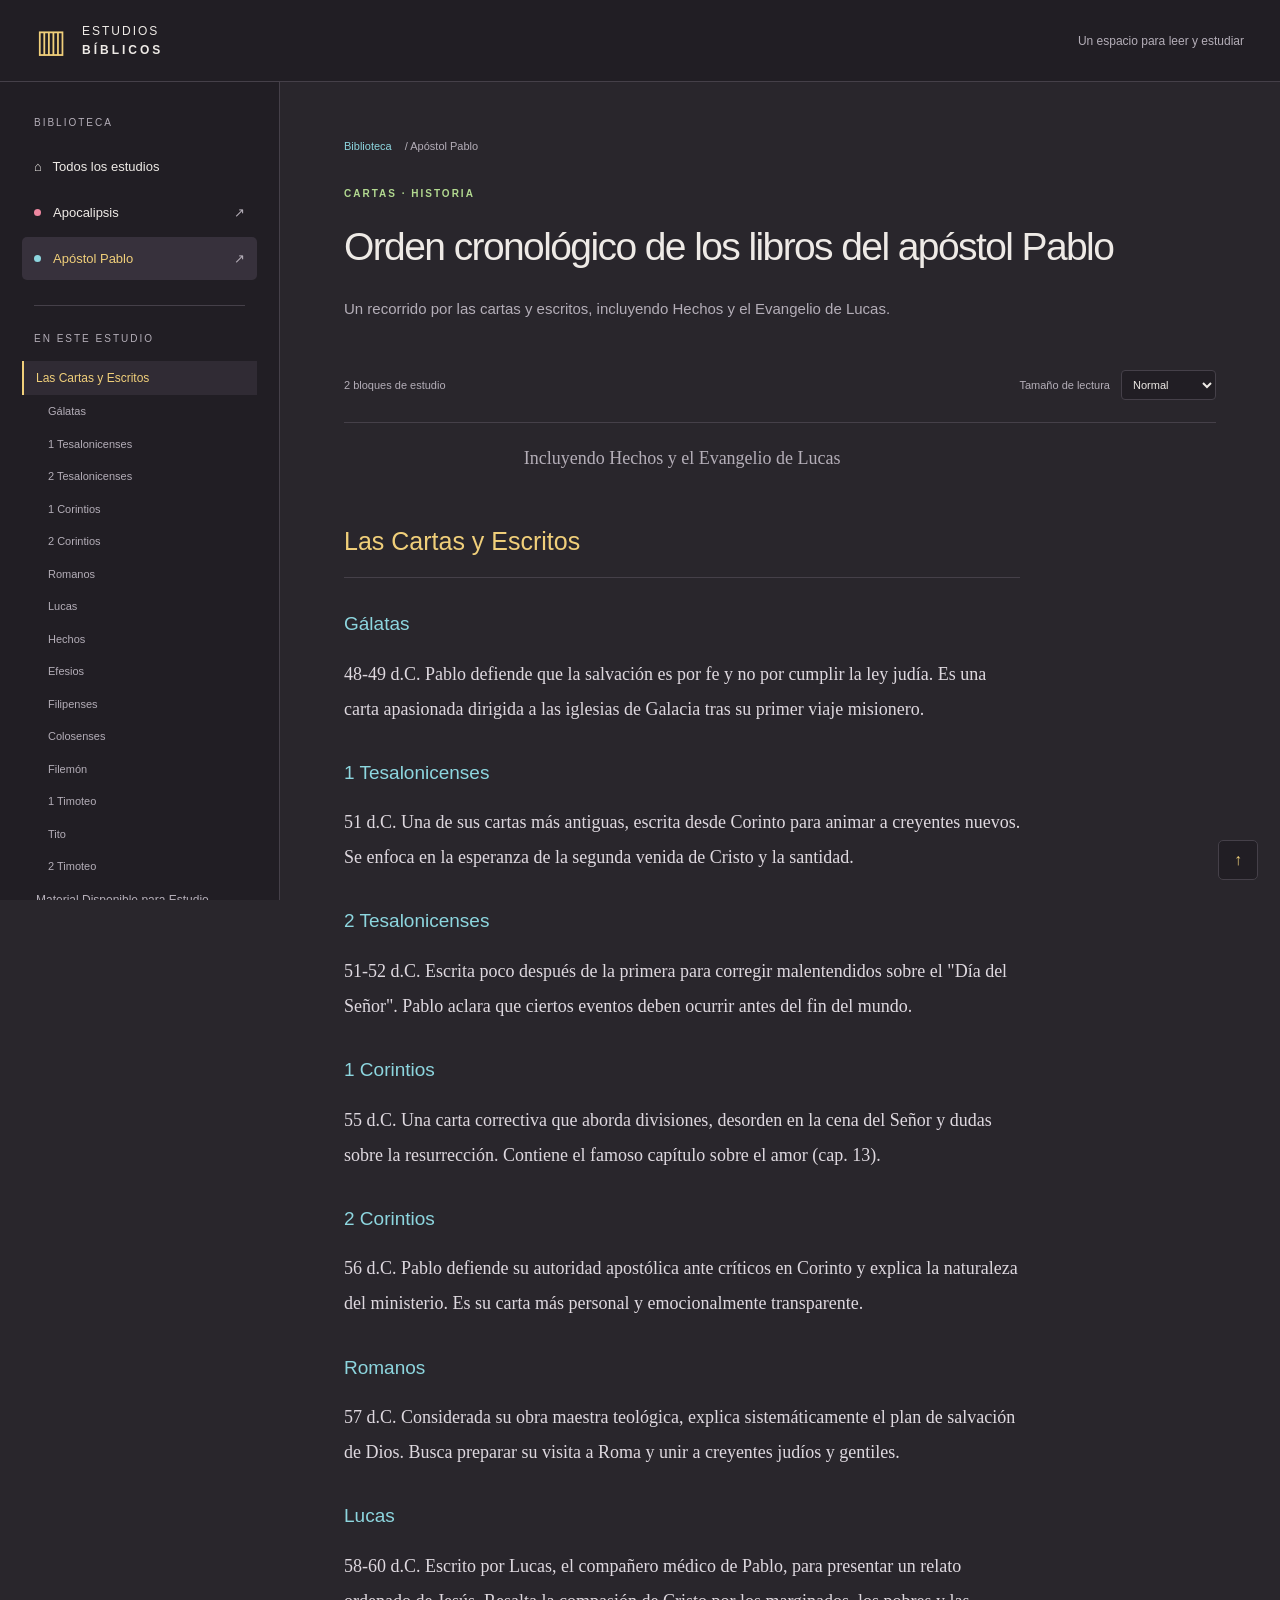
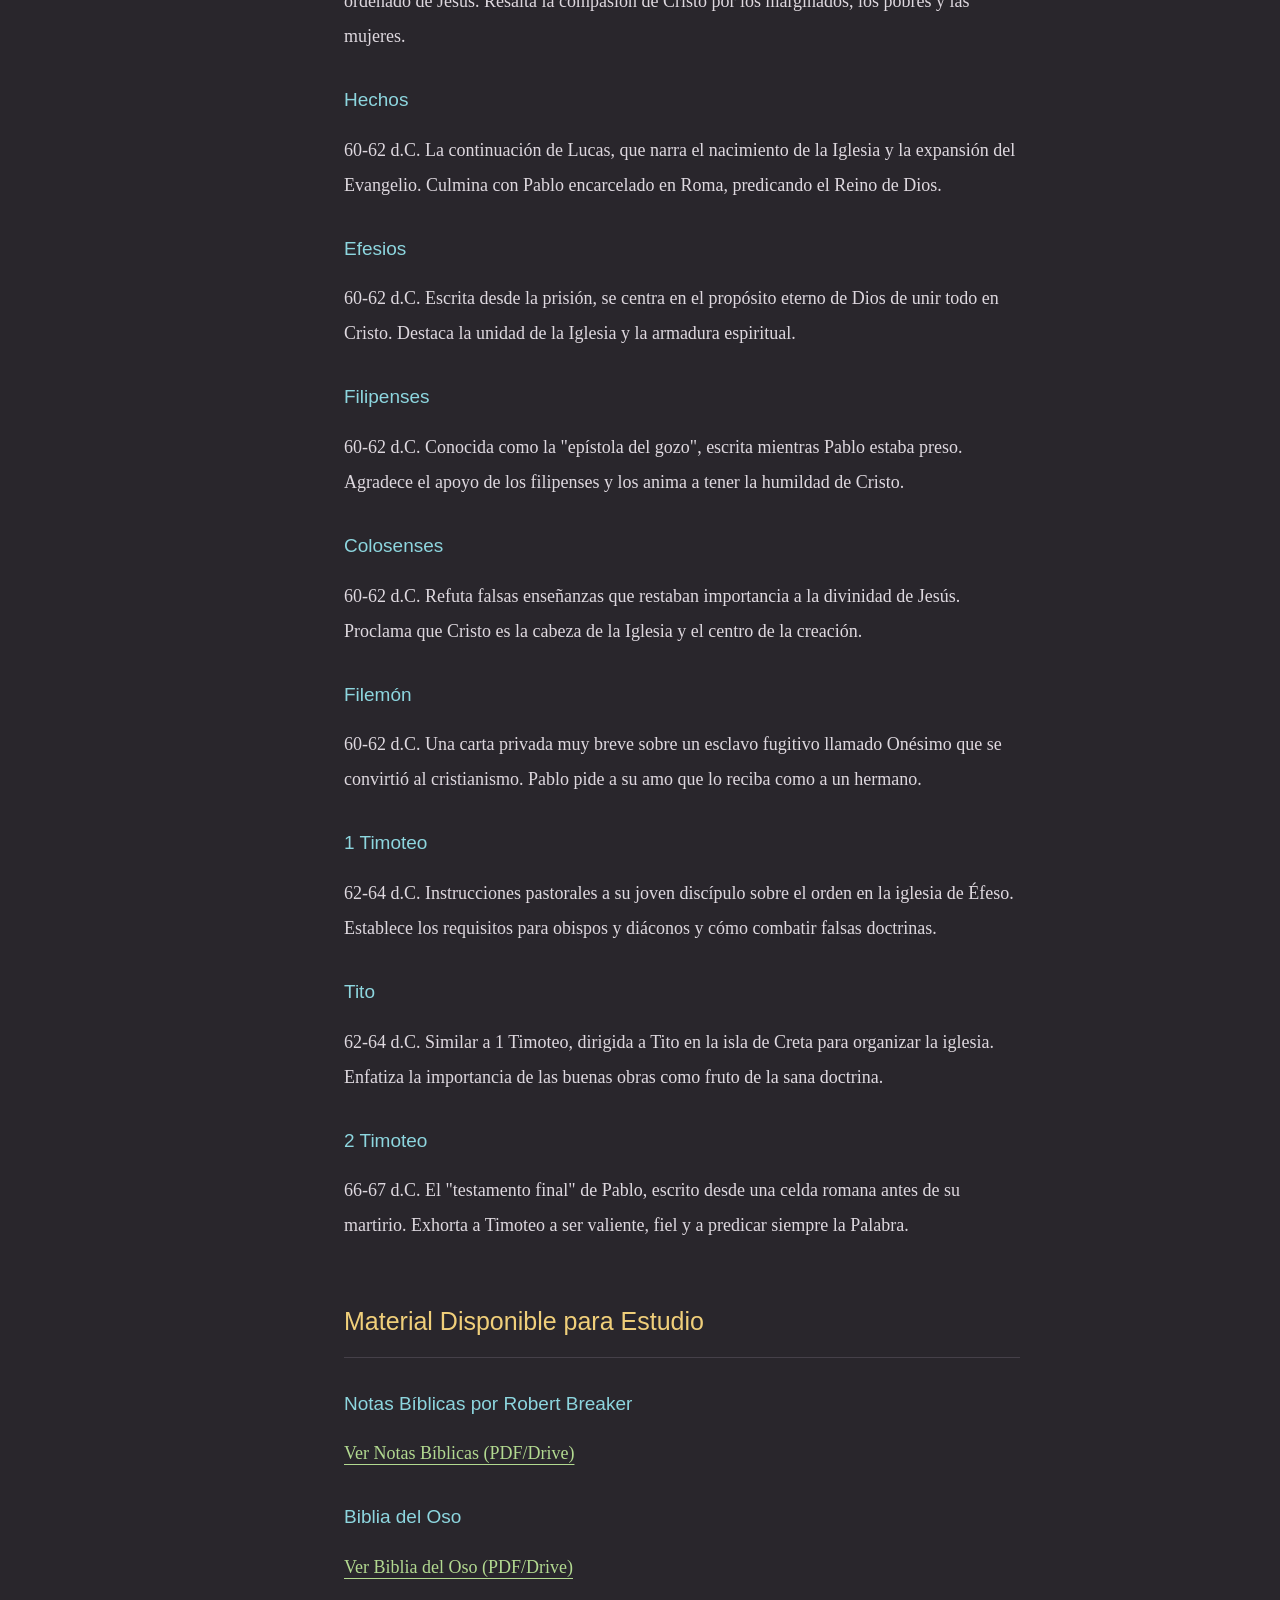
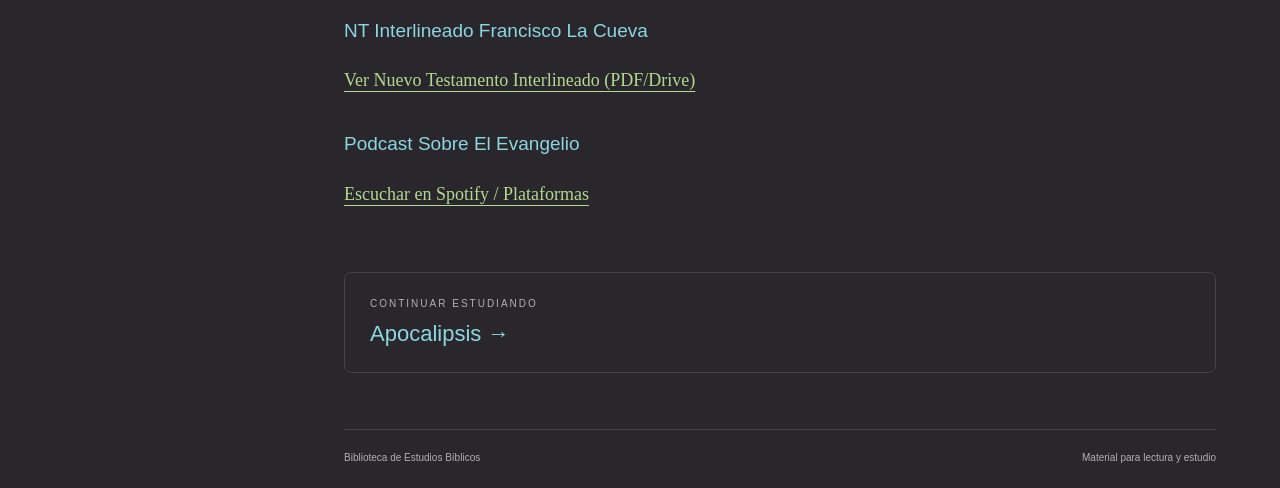
<file: pablo.html>
<!doctype html><html lang="es"><head><meta charset="utf-8"><meta name="viewport" content="width=device-width,initial-scale=1"><meta name="description" content="Biblioteca de estudios bíblicos: Orden cronológico de los libros del apóstol Pablo"><title>Orden cronológico de los libros del apóstol Pablo · Estudios Bíblicos</title><link rel="stylesheet" href="assets/estilos.css"><script src="assets/app.js" defer></script></head><body><a class="skip" href="#contenido">Saltar al contenido</a><header class="topbar"><a class="brand" href="index.html"><span class="book">▥</span><span>ESTUDIOS <b>BÍBLICOS</b></span></a><span class="top-note">Un espacio para leer y estudiar</span><button id="menu" aria-expanded="false" aria-controls="sidebar">☰ Índice</button></header><div class="layout"><aside id="sidebar"><div class="sidebar-title">BIBLIOTECA</div><nav aria-label="Estudios"><a class="study-link" href="index.html">⌂ &nbsp; Todos los estudios</a><a class="study-link " href="apocalipsis.html" ><span class="dot d0"></span>Apocalipsis<span class="arrow">↗</span></a><a class="study-link selected" href="pablo.html" aria-current=page><span class="dot d1"></span>Apóstol Pablo<span class="arrow">↗</span></a></nav><div class="sidebar-title contents-title">EN ESTE ESTUDIO</div><nav aria-label="Índice del estudio"><ol class="toc"><li class="h2"><a href="#section-0">Las Cartas y Escritos</a></li><li class="h3"><a href="#section-1">Gálatas</a></li><li class="h3"><a href="#section-2">1 Tesalonicenses</a></li><li class="h3"><a href="#section-3">2 Tesalonicenses</a></li><li class="h3"><a href="#section-4">1 Corintios</a></li><li class="h3"><a href="#section-5">2 Corintios</a></li><li class="h3"><a href="#section-6">Romanos</a></li><li class="h3"><a href="#section-7">Lucas</a></li><li class="h3"><a href="#section-8">Hechos</a></li><li class="h3"><a href="#section-9">Efesios</a></li><li class="h3"><a href="#section-10">Filipenses</a></li><li class="h3"><a href="#section-11">Colosenses</a></li><li class="h3"><a href="#section-12">Filemón</a></li><li class="h3"><a href="#section-13">1 Timoteo</a></li><li class="h3"><a href="#section-14">Tito</a></li><li class="h3"><a href="#section-15">2 Timoteo</a></li><li class="h2"><a href="#section-16">Material Disponible para Estudio</a></li><li class="h3"><a href="#section-17">Notas Bíblicas por Robert Breaker</a></li><li class="h3"><a href="#section-18">Biblia del Oso</a></li><li class="h3"><a href="#section-19">NT Interlineado Francisco La Cueva</a></li><li class="h3"><a href="#section-20">Podcast Sobre El Evangelio</a></li></ol></nav><div class="sidebar-foot">Lee. Reflexiona. Profundiza.<div class="palette"><i></i><i></i><i></i><i></i><i></i></div></div></aside><main id="contenido" tabindex="-1"><div class="breadcrumb"><a href="index.html">Biblioteca</a> / Apóstol Pablo</div><header class="reading-header"><div class="eyebrow">CARTAS · HISTORIA</div><h1>Orden cronológico de los libros del apóstol Pablo</h1><p>Un recorrido por las cartas y escritos, incluyendo Hechos y el Evangelio de Lucas.</p><div class="reading-tools"><span>2 bloques de estudio</span><label>Tamaño de lectura <select id="font-size"><option value="18">Normal</option><option value="20">Grande</option><option value="22">Muy grande</option></select></label></div></header><article class="article">
                
                
                <p style="text-align: center; color: var(--text-muted); margin-bottom: 3rem;">Incluyendo Hechos y el Evangelio de Lucas</p>

                <section>
                    <h2 id="section-0">Las Cartas y Escritos</h2>

                    <h3 id="section-1">Gálatas</h3>
                    <p>
                        <span class="date-highlight">48-49 d.C.</span>
                        Pablo defiende que la salvación es por fe y no por cumplir la ley judía. Es una carta apasionada dirigida a las iglesias de Galacia tras su primer viaje misionero.
                    </p>

                    <h3 id="section-2">1 Tesalonicenses</h3>
                    <p>
                        <span class="date-highlight">51 d.C.</span>
                        Una de sus cartas más antiguas, escrita desde Corinto para animar a creyentes nuevos. Se enfoca en la esperanza de la segunda venida de Cristo y la santidad.
                    </p>

                    <h3 id="section-3">2 Tesalonicenses</h3>
                    <p>
                        <span class="date-highlight">51-52 d.C.</span>
                        Escrita poco después de la primera para corregir malentendidos sobre el "Día del Señor". Pablo aclara que ciertos eventos deben ocurrir antes del fin del mundo.
                    </p>

                    <h3 id="section-4">1 Corintios</h3>
                    <p>
                        <span class="date-highlight">55 d.C.</span>
                        Una carta correctiva que aborda divisiones, desorden en la cena del Señor y dudas sobre la resurrección. Contiene el famoso capítulo sobre el amor (cap. 13).
                    </p>

                    <h3 id="section-5">2 Corintios</h3>
                    <p>
                        <span class="date-highlight">56 d.C.</span>
                        Pablo defiende su autoridad apostólica ante críticos en Corinto y explica la naturaleza del ministerio. Es su carta más personal y emocionalmente transparente.
                    </p>

                    <h3 id="section-6">Romanos</h3>
                    <p>
                        <span class="date-highlight">57 d.C.</span>
                        Considerada su obra maestra teológica, explica sistemáticamente el plan de salvación de Dios. Busca preparar su visita a Roma y unir a creyentes judíos y gentiles.
                    </p>

                    <h3 id="section-7">Lucas</h3>
                    <p>
                        <span class="date-highlight">58-60 d.C.</span>
                        Escrito por Lucas, el compañero médico de Pablo, para presentar un relato ordenado de Jesús. Resalta la compasión de Cristo por los marginados, los pobres y las mujeres.
                    </p>

                    <h3 id="section-8">Hechos</h3>
                    <p>
                        <span class="date-highlight">60-62 d.C.</span>
                        La continuación de Lucas, que narra el nacimiento de la Iglesia y la expansión del Evangelio. Culmina con Pablo encarcelado en Roma, predicando el Reino de Dios.
                    </p>

                    <h3 id="section-9">Efesios</h3>
                    <p>
                        <span class="date-highlight">60-62 d.C.</span>
                        Escrita desde la prisión, se centra en el propósito eterno de Dios de unir todo en Cristo. Destaca la unidad de la Iglesia y la armadura espiritual.
                    </p>

                    <h3 id="section-10">Filipenses</h3>
                    <p>
                        <span class="date-highlight">60-62 d.C.</span>
                        Conocida como la "epístola del gozo", escrita mientras Pablo estaba preso. Agradece el apoyo de los filipenses y los anima a tener la humildad de Cristo.
                    </p>

                    <h3 id="section-11">Colosenses</h3>
                    <p>
                        <span class="date-highlight">60-62 d.C.</span>
                        Refuta falsas enseñanzas que restaban importancia a la divinidad de Jesús. Proclama que Cristo es la cabeza de la Iglesia y el centro de la creación.
                    </p>

                    <h3 id="section-12">Filemón</h3>
                    <p>
                        <span class="date-highlight">60-62 d.C.</span>
                        Una carta privada muy breve sobre un esclavo fugitivo llamado Onésimo que se convirtió al cristianismo. Pablo pide a su amo que lo reciba como a un hermano.
                    </p>

                    <h3 id="section-13">1 Timoteo</h3>
                    <p>
                        <span class="date-highlight">62-64 d.C.</span>
                        Instrucciones pastorales a su joven discípulo sobre el orden en la iglesia de Éfeso. Establece los requisitos para obispos y diáconos y cómo combatir falsas doctrinas.
                    </p>

                    <h3 id="section-14">Tito</h3>
                    <p>
                        <span class="date-highlight">62-64 d.C.</span>
                        Similar a 1 Timoteo, dirigida a Tito en la isla de Creta para organizar la iglesia. Enfatiza la importancia de las buenas obras como fruto de la sana doctrina.
                    </p>

                    <h3 id="section-15">2 Timoteo</h3>
                    <p>
                        <span class="date-highlight">66-67 d.C.</span>
                        El "testamento final" de Pablo, escrito desde una celda romana antes de su martirio. Exhorta a Timoteo a ser valiente, fiel y a predicar siempre la Palabra.
                    </p>
                </section>

                <section>
                    <h2 id="section-16">Material Disponible para Estudio</h2>

                    <h3 id="section-17">Notas Bíblicas por Robert Breaker</h3>
                    <p>
                        <a href="https://drive.google.com/file/d/12w1T0XMFXPcurxiOjc6tYBrn7IdcKU1U/view?usp=sharing" target="_blank" rel="noopener noreferrer" class="content-link">Ver Notas Bíblicas (PDF/Drive)</a>
                    </p>

                    <h3 id="section-18">Biblia del Oso</h3>
                    <p>
                        <a href="https://drive.google.com/file/d/13_Tp7YY_51Ek2Mtr00fklKjUS-t-qzYc/view?usp=sharing" target="_blank" rel="noopener noreferrer" class="content-link">Ver Biblia del Oso (PDF/Drive)</a>
                    </p>

                    <h3 id="section-19">NT Interlineado Francisco La Cueva</h3>
                    <p>
                        <a href="https://drive.google.com/file/d/1APnpwpWPPLJHqUAmDbSgpwfeBZznwq6B/view?usp=sharing" target="_blank" rel="noopener noreferrer" class="content-link">Ver Nuevo Testamento Interlineado (PDF/Drive)</a>
                    </p>

                    <h3 id="section-20">Podcast Sobre El Evangelio</h3>
                    <p>
                        <a href="https://creators.spotify.com/pod/profile/iglesia-remanente/" target="_blank" rel="noopener noreferrer" class="content-link">Escuchar en Spotify / Plataformas</a>
                    </p>
                </section></article><a class="next-study" href="apocalipsis.html"><span>CONTINUAR ESTUDIANDO</span><strong>Apocalipsis →</strong></a><footer>Biblioteca de Estudios Bíblicos <span>Material para lectura y estudio</span></footer></main></div><a class="back-top" href="#contenido" aria-label="Volver al inicio">↑</a></body></html>
</file>
<file: assets/estilos.css>
:root{color-scheme:dark;--bg:#29262c;--panel:#211e24;--line:#454049;--text:#eeeae6;--muted:#b4aeb8;--yellow:#f0cf7a;--pink:#ee87a0;--green:#b2d990;--cyan:#8dd6df;--purple:#b7a6e8;--text-muted:var(--muted);--reading-size:18px}*{box-sizing:border-box}html{scroll-behavior:smooth;scroll-padding-top:110px}body{margin:0;background:var(--bg);color:var(--text);font-family:Arial,Helvetica,sans-serif}a{color:inherit}button,select{font:inherit}a:focus-visible,button:focus-visible,select:focus-visible{outline:2px solid var(--cyan);outline-offset:5px}.skip{position:fixed;left:20px;top:-80px;z-index:30;background:var(--yellow);color:var(--panel);padding:15px}.skip:focus{top:10px}.topbar{height:82px;position:sticky;top:0;z-index:10;background:var(--panel);border-bottom:1px solid var(--line);display:flex;align-items:center;padding:0 36px;gap:24px}.brand{text-decoration:none;display:flex;align-items:center;gap:14px;font-size:12px;letter-spacing:2px}.brand b{display:block;letter-spacing:3px;margin-top:5px}.book{font-size:32px;color:var(--yellow)}.top-note{margin-left:auto;color:var(--muted);font-size:12px}#menu{display:none;background:none;color:var(--yellow);border:1px solid var(--line);border-radius:6px;padding:10px}.layout{display:grid;grid-template-columns:280px 1fr}aside{background:var(--panel);border-right:1px solid var(--line);height:calc(100dvh - 82px);position:sticky;top:82px;overflow:auto;padding:35px 22px}.sidebar-title{font-size:10px;letter-spacing:2px;color:var(--muted);margin:0 12px 17px}.study-link{display:flex;align-items:center;gap:12px;text-decoration:none;padding:14px 12px;font-size:13px;border-radius:5px;margin:3px 0}.study-link:hover,.study-link.selected{background:#37313c}.study-link.selected{color:var(--yellow)}.dot{width:7px;height:7px;border-radius:50%;background:var(--pink)}.d1{background:var(--cyan)}.arrow{margin-left:auto;color:var(--muted)}.contents-title{border-top:1px solid var(--line);padding-top:27px;margin-top:25px}.toc{list-style:none;padding:0;margin:0}.toc a{display:block;text-decoration:none;padding:8px 12px;font-size:12px;line-height:1.5;color:var(--muted);border-left:2px solid transparent}.toc .h3 a{padding-left:24px;font-size:11px}.toc a:hover{color:var(--text);background:#302b34}.toc a.active{color:var(--yellow);border-left-color:var(--yellow);background:#302b34}.sidebar-foot{border-top:1px solid var(--line);margin:32px 12px 0;padding-top:23px;color:var(--muted);font-size:11px}.palette{display:flex;gap:6px;margin-top:16px}.palette i{width:17px;height:3px;background:var(--yellow)}.palette i:nth-child(2){background:var(--pink)}.palette i:nth-child(3){background:var(--green)}.palette i:nth-child(4){background:var(--cyan)}.palette i:nth-child(5){background:var(--purple)}main{min-width:0;max-width:1160px;width:100%;margin:auto;padding:58px 64px 25px}.eyebrow{font-size:10px;letter-spacing:2px;font-weight:bold;color:var(--green)}.home-header{padding:20px 0 54px;border-bottom:1px solid var(--line)}h1{font-size:46px;line-height:1.18;letter-spacing:-1.6px;font-weight:500;margin:25px 0}.home-header h1 em{font-family:Georgia,serif;font-weight:normal;color:var(--yellow)}.home-header p,.reading-header>p{color:var(--muted);font-size:15px;line-height:1.8;max-width:600px}.section-label{display:flex;justify-content:space-between;align-items:center;margin:34px 0 20px}.section-label h2{font-size:17px;font-weight:normal}.section-label>span{color:var(--muted);font-size:11px}.cards{display:grid;grid-template-columns:1fr 1fr;gap:22px}.card{border:1px solid var(--line);border-radius:9px;background:#302c34;padding:26px;text-decoration:none;transition:transform .2s,border-color .2s}.card:hover{transform:translateY(-4px);border-color:var(--yellow)}.card-top{display:flex;justify-content:space-between;font-size:10px;letter-spacing:1.5px;color:var(--muted)}.card-top span:last-child{font-size:20px;color:var(--pink)}.card-symbol{font-size:56px;color:var(--pink);height:100px;padding-top:15px}.card-1 .card-symbol,.card-1 .card-top span:last-child{color:var(--cyan)}.card .eyebrow{color:var(--pink);font-size:9px}.card-1 .eyebrow{color:var(--cyan)}.card h2{font-family:Georgia,serif;font-size:29px;font-weight:normal;margin:16px 0}.card p{color:var(--muted);font-size:13px;line-height:1.8;min-height:70px}.card-bottom{border-top:1px solid var(--line);margin-top:26px;padding-top:20px;font-size:12px;display:flex;justify-content:space-between}.card-bottom span{color:var(--yellow)}.home-note{display:flex;gap:16px;margin-top:30px;max-width:650px;color:var(--muted);font-size:12px;line-height:1.8}.home-note>span{font-size:25px;color:var(--green)}footer{border-top:1px solid var(--line);padding-top:22px;margin-top:56px;font-size:10px;color:var(--muted);display:flex;justify-content:space-between;gap:20px}.breadcrumb{font-size:11px;color:var(--muted);margin-bottom:36px}.breadcrumb a{text-decoration:none;color:var(--cyan);margin-right:10px}.reading-header h1{font-size:39px;max-width:800px}.reading-tools{display:flex;align-items:center;justify-content:space-between;gap:20px;padding:22px 0;border-bottom:1px solid var(--line);font-size:11px;color:var(--muted);margin-top:26px}.reading-tools select{background:var(--panel);color:var(--text);border:1px solid var(--line);border-radius:4px;padding:7px;margin-left:8px}.article{max-width:76ch}.article section{margin:44px 0 60px}.article h2{font-size:25px;font-weight:500;color:var(--yellow);border-bottom:1px solid var(--line);padding-bottom:18px;line-height:1.4}.article h3{font-size:19px;color:var(--cyan);font-weight:500;line-height:1.5;margin:32px 0 16px}.article p,.article li{font-family:Georgia,'Times New Roman',serif;font-size:var(--reading-size);line-height:1.95;color:#ded8df}.article strong{color:var(--text)}.verse-num{font:11px Arial,sans-serif;vertical-align:super;color:var(--purple);margin-right:5px}.article em{color:var(--muted)}.article a{color:var(--green);text-underline-offset:5px;overflow-wrap:anywhere}.next-study{display:block;border:1px solid var(--line);border-radius:7px;padding:25px;text-decoration:none}.next-study span{display:block;color:var(--muted);font-size:10px;letter-spacing:2px;margin-bottom:12px}.next-study strong{color:var(--cyan);font-weight:normal;font-size:22px}.back-top{position:fixed;right:22px;bottom:20px;background:var(--panel);border:1px solid var(--line);padding:10px 15px;border-radius:5px;text-decoration:none;color:var(--yellow)}@media(max-width:1100px){main{padding:40px 35px}.layout{grid-template-columns:250px 1fr}h1{font-size:38px}.card{padding:22px}}@media(max-width:800px){.topbar{height:70px;padding:0 20px}.top-note{display:none}#menu{display:block;margin-left:auto}.layout{display:block}aside{display:none;position:fixed;top:70px;left:0;width:290px;height:calc(100dvh - 70px);z-index:15;box-shadow:20px 0 60px #0008}aside.open{display:block}main{padding:30px 23px}.home-header{padding-top:15px}.home-header h1,.reading-header h1{font-size:34px}.cards{grid-template-columns:1fr}.reading-tools{flex-wrap:wrap}.article p{line-height:1.85}footer{flex-direction:column}.brand{font-size:10px}.back-top{right:12px;bottom:12px}}@media(prefers-reduced-motion:reduce){html{scroll-behavior:auto}.card{transition:none}}@media print{aside,.topbar,.back-top,.reading-tools,.next-study{display:none}body{background:white;color:black}.layout{display:block}main{padding:0}.article p,.article h2,.article h3{color:black}footer{display:none}}
</file>
